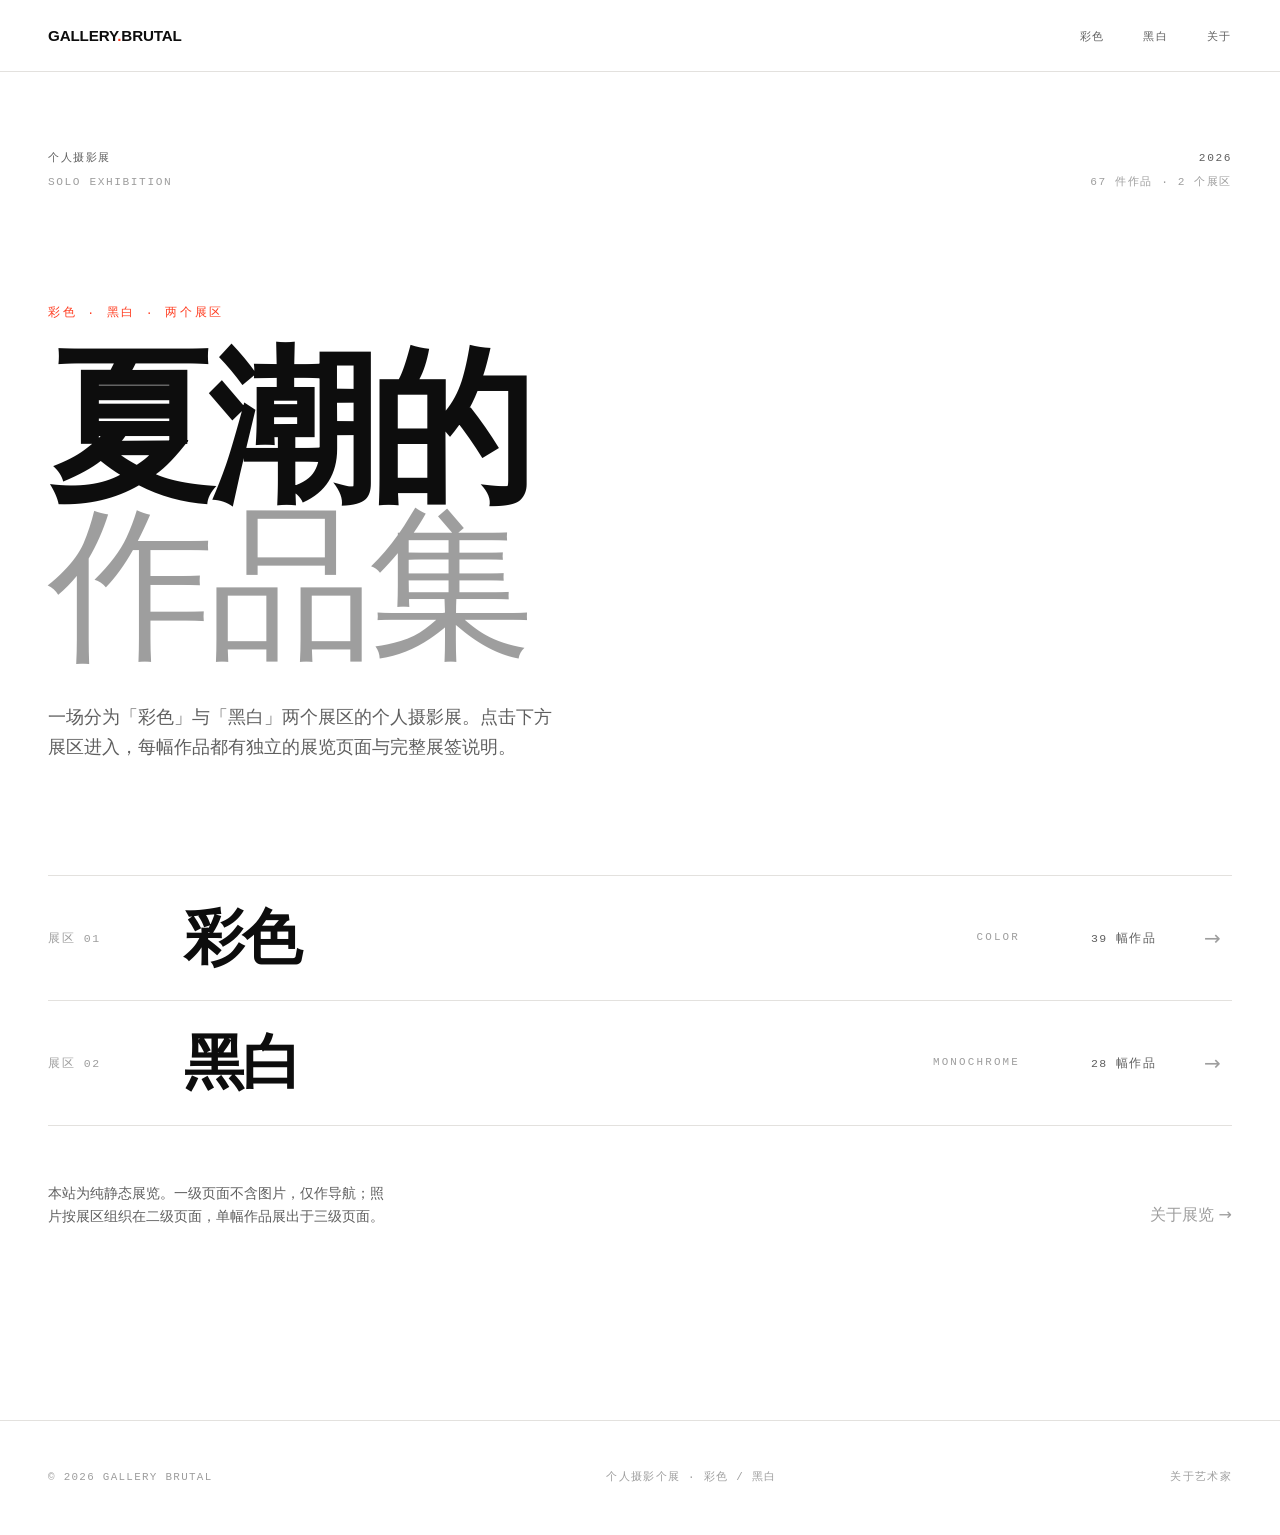
<file: index.html>
<!DOCTYPE html>
<html lang="zh-CN">
<head>
  <meta charset="UTF-8" />
  <meta name="viewport" content="width=device-width, initial-scale=1.0" />
  <title>GALLERY BRUTAL — 个人摄影展</title>
  <meta name="description" content="个人摄影展览 · 彩色与黑白两个展区" />
  <link rel="stylesheet" href="assets/css/style.css?v=2" />
  <link rel="stylesheet" href="assets/css/index.css?v=2" />
</head>
<body>
  <nav class="site-nav">
    <a class="brand" href="index.html">GALLERY<span class="dot">.</span>BRUTAL</a>
    <ul class="nav-menu">
      <li><a href="color.html" data-transition>彩色</a></li>
      <li><a href="bw.html" data-transition>黑白</a></li>
      <li><a href="about.html" data-transition>关于</a></li>
    </ul>
  </nav>
  <main class="landing">
    <div class="landing-meta">
      <div class="landing-meta-col">
        <span class="mono">个人摄影展</span>
        <span class="mono dim">Solo Exhibition</span>
      </div>
      <div class="landing-meta-col right">
        <span class="mono">2026</span>
        <span class="mono dim" id="metaCount">—</span>
      </div>
    </div>
    <div class="landing-title">
      <span class="landing-kicker">彩色 · 黑白 · 两个展区</span>
      <h1 class="display display-jumbo reveal visible">夏潮的<br /><em>作品集</em></h1>
      <p class="landing-sub reveal visible">一场分为「彩色」与「黑白」两个展区的个人摄影展。点击下方展区进入，每幅作品都有独立的展览页面与完整展签说明。</p>
    </div>
    <div>
      <div class="entry-list">
        <a class="entry" href="color.html" data-transition>
          <span class="entry-num">展区 01</span>
          <span class="entry-name">彩色</span>
          <span class="entry-en">Color</span>
          <span class="entry-count" id="entryCountC">—</span>
          <span class="entry-arrow">→</span>
        </a>
        <a class="entry" href="bw.html" data-transition>
          <span class="entry-num">展区 02</span>
          <span class="entry-name">黑白</span>
          <span class="entry-en">Monochrome</span>
          <span class="entry-count" id="entryCountB">—</span>
          <span class="entry-arrow">→</span>
        </a>
      </div>
      <div class="landing-foot">
        <p class="note">本站为纯静态展览。一级页面不含图片，仅作导航；照片按展区组织在二级页面，单幅作品展出于三级页面。</p>
        <a class="text-link" href="about.html" data-transition>关于展览 →</a>
      </div>
    </div>
  </main>
  <footer class="site-footer">
    <span>© 2026 GALLERY BRUTAL</span>
    <span>个人摄影个展 · 彩色 / 黑白</span>
    <a href="about.html" data-transition>关于艺术家</a>
  </footer>
  <script src="data/pieces.js?v=2"></script>
  <script src="assets/js/main.js?v=2"></script>
  <script>
    (function () {
      const c = getPiecesByGroup('c').length;
      const b = getPiecesByGroup('b').length;
      const total = c + b;
      document.getElementById('metaCount').textContent = total + ' 件作品 · 2 个展区';
      document.getElementById('entryCountC').textContent = c + ' 幅作品';
      document.getElementById('entryCountB').textContent = b + ' 幅作品';
    })();
  </script>
</body>
</html>
</file>
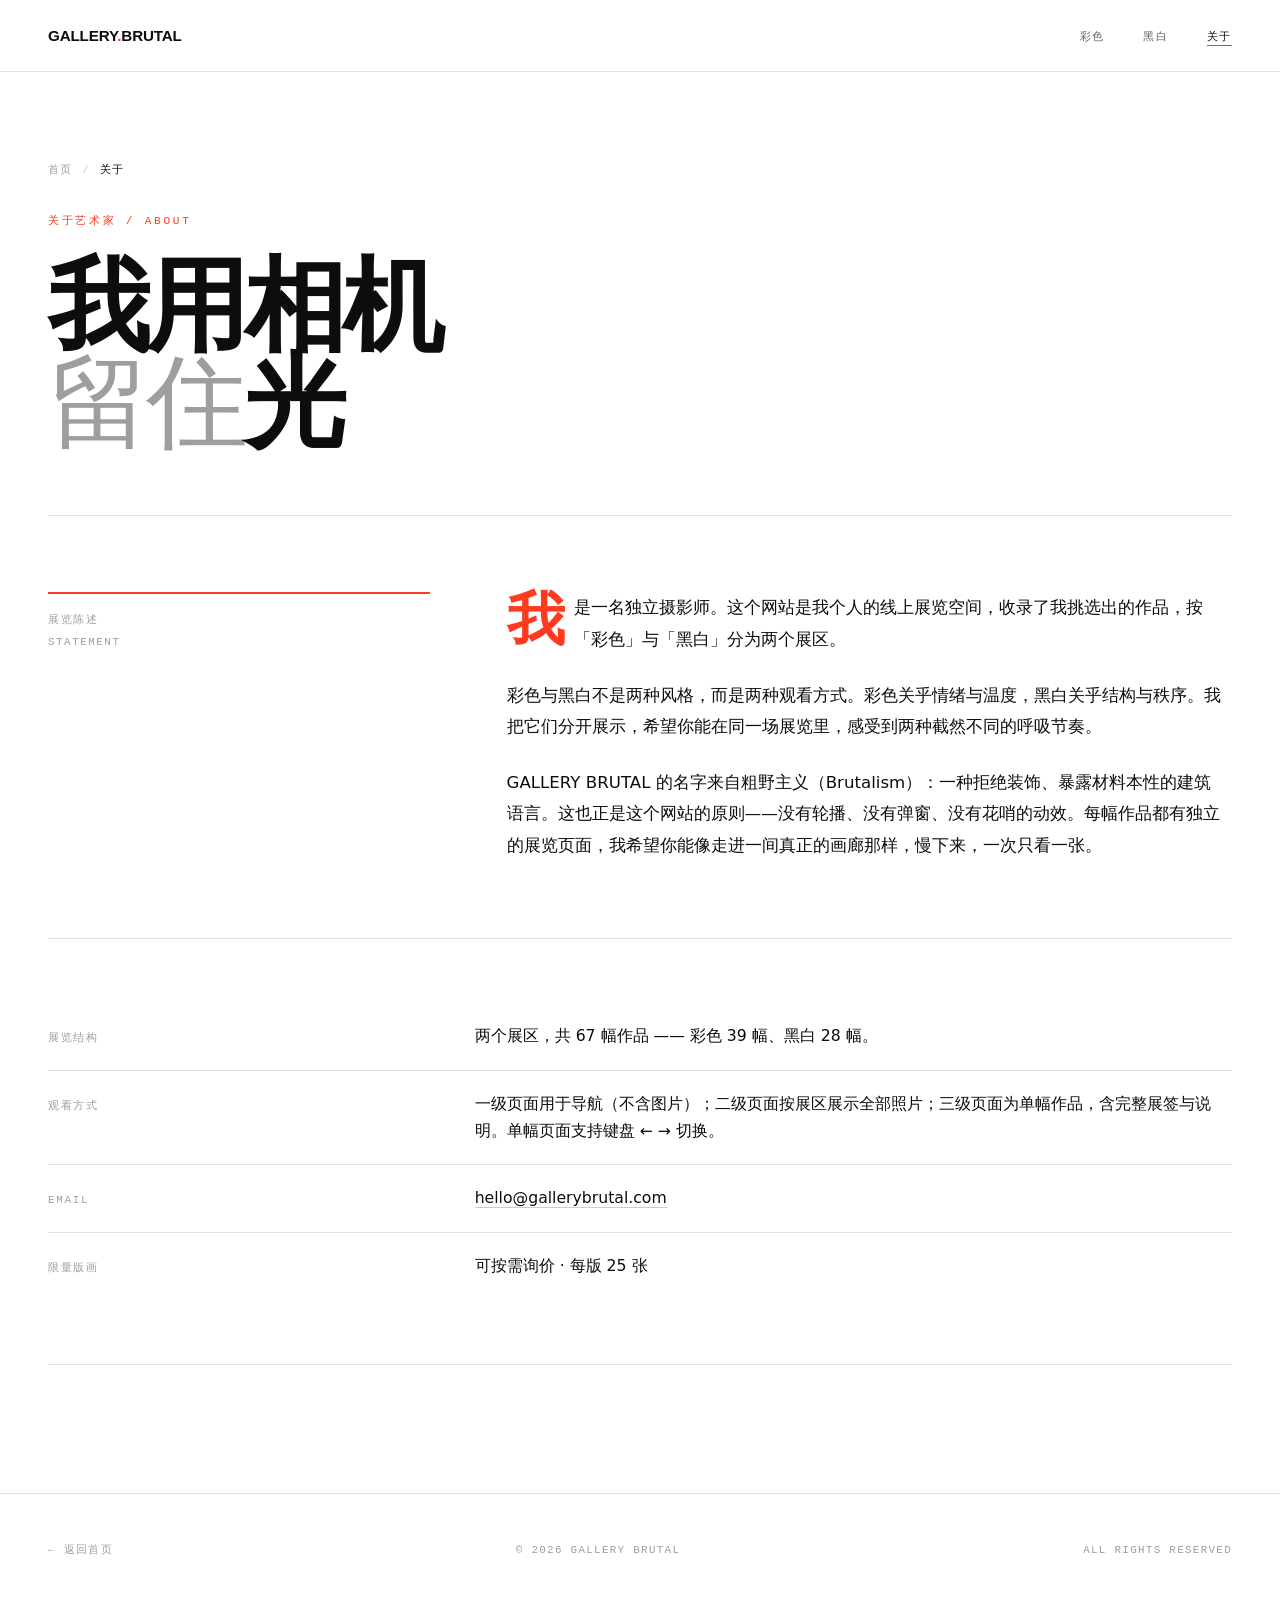
<file: about.html>
<!DOCTYPE html>
<html lang="zh-CN">
<head>
  <meta charset="UTF-8" />
  <meta name="viewport" content="width=device-width, initial-scale=1.0" />
  <title>关于 — GALLERY BRUTAL</title>
  <meta name="description" content="关于艺术家与本次展览" />
  <link rel="stylesheet" href="assets/css/style.css?v=2" />
  <link rel="stylesheet" href="assets/css/about.css?v=2" />
</head>
<body>
  <nav class="site-nav">
    <a class="brand" href="index.html">GALLERY<span class="dot">.</span>BRUTAL</a>
    <ul class="nav-menu">
      <li><a href="color.html" data-transition>彩色</a></li>
      <li><a href="bw.html" data-transition>黑白</a></li>
      <li><a href="about.html" class="is-active">关于</a></li>
    </ul>
  </nav>
  <main class="about-page">
    <header class="about-hero">
      <nav class="crumbs" style="margin-bottom:2rem;">
        <a href="index.html" data-transition>首页</a>
        <span class="sep">/</span>
        <span class="current">关于</span>
      </nav>
      <div class="about-kicker">关于艺术家 / About</div>
      <h1 class="display">我用相机<br /><em>留住</em>光</h1>
    </header>
    <section class="about-lede">
      <aside class="aside">展览陈述<br />Statement</aside>
      <div class="body reveal">
        <p>我是一名独立摄影师。这个网站是我个人的线上展览空间，收录了我挑选出的作品，按「彩色」与「黑白」分为两个展区。</p>
        <p>彩色与黑白不是两种风格，而是两种观看方式。彩色关乎情绪与温度，黑白关乎结构与秩序。我把它们分开展示，希望你能在同一场展览里，感受到两种截然不同的呼吸节奏。</p>
        <p>GALLERY BRUTAL 的名字来自粗野主义（Brutalism）：一种拒绝装饰、暴露材料本性的建筑语言。这也正是这个网站的原则——没有轮播、没有弹窗、没有花哨的动效。每幅作品都有独立的展览页面，我希望你能像走进一间真正的画廊那样，慢下来，一次只看一张。</p>
      </div>
    </section>
    <section class="stat-table">
      <div class="stat-row">
        <div class="stat-key">展览结构</div>
        <div class="stat-val" id="statStructure">—</div>
      </div>
      <div class="stat-row">
        <div class="stat-key">观看方式</div>
        <div class="stat-val">一级页面用于导航（不含图片）；二级页面按展区展示全部照片；三级页面为单幅作品，含完整展签与说明。单幅页面支持键盘 ← → 切换。</div>
      </div>
      <div class="stat-row">
        <div class="stat-key">Email</div>
        <div class="stat-val"><a href="mailto:hello@gallerybrutal.com">hello@gallerybrutal.com</a></div>
      </div>
      <div class="stat-row">
        <div class="stat-key">限量版画</div>
        <div class="stat-val">可按需询价 · 每版 25 张</div>
      </div>
    </section>
  </main>
  <footer class="site-footer">
    <a href="index.html" data-transition>← 返回首页</a>
    <span>© 2026 GALLERY BRUTAL</span>
    <span>All rights reserved</span>
  </footer>
  <script src="data/pieces.js?v=2"></script>
  <script src="assets/js/main.js?v=2"></script>
  <script>
    (function () {
      const c = getPiecesByGroup('c').length;
      const b = getPiecesByGroup('b').length;
      document.getElementById('statStructure').innerHTML = '两个展区，共 ' + (c + b) + ' 幅作品 —— 彩色 ' + c + ' 幅、黑白 ' + b + ' 幅。';
    })();
  </script>
</body>
</html>
</file>
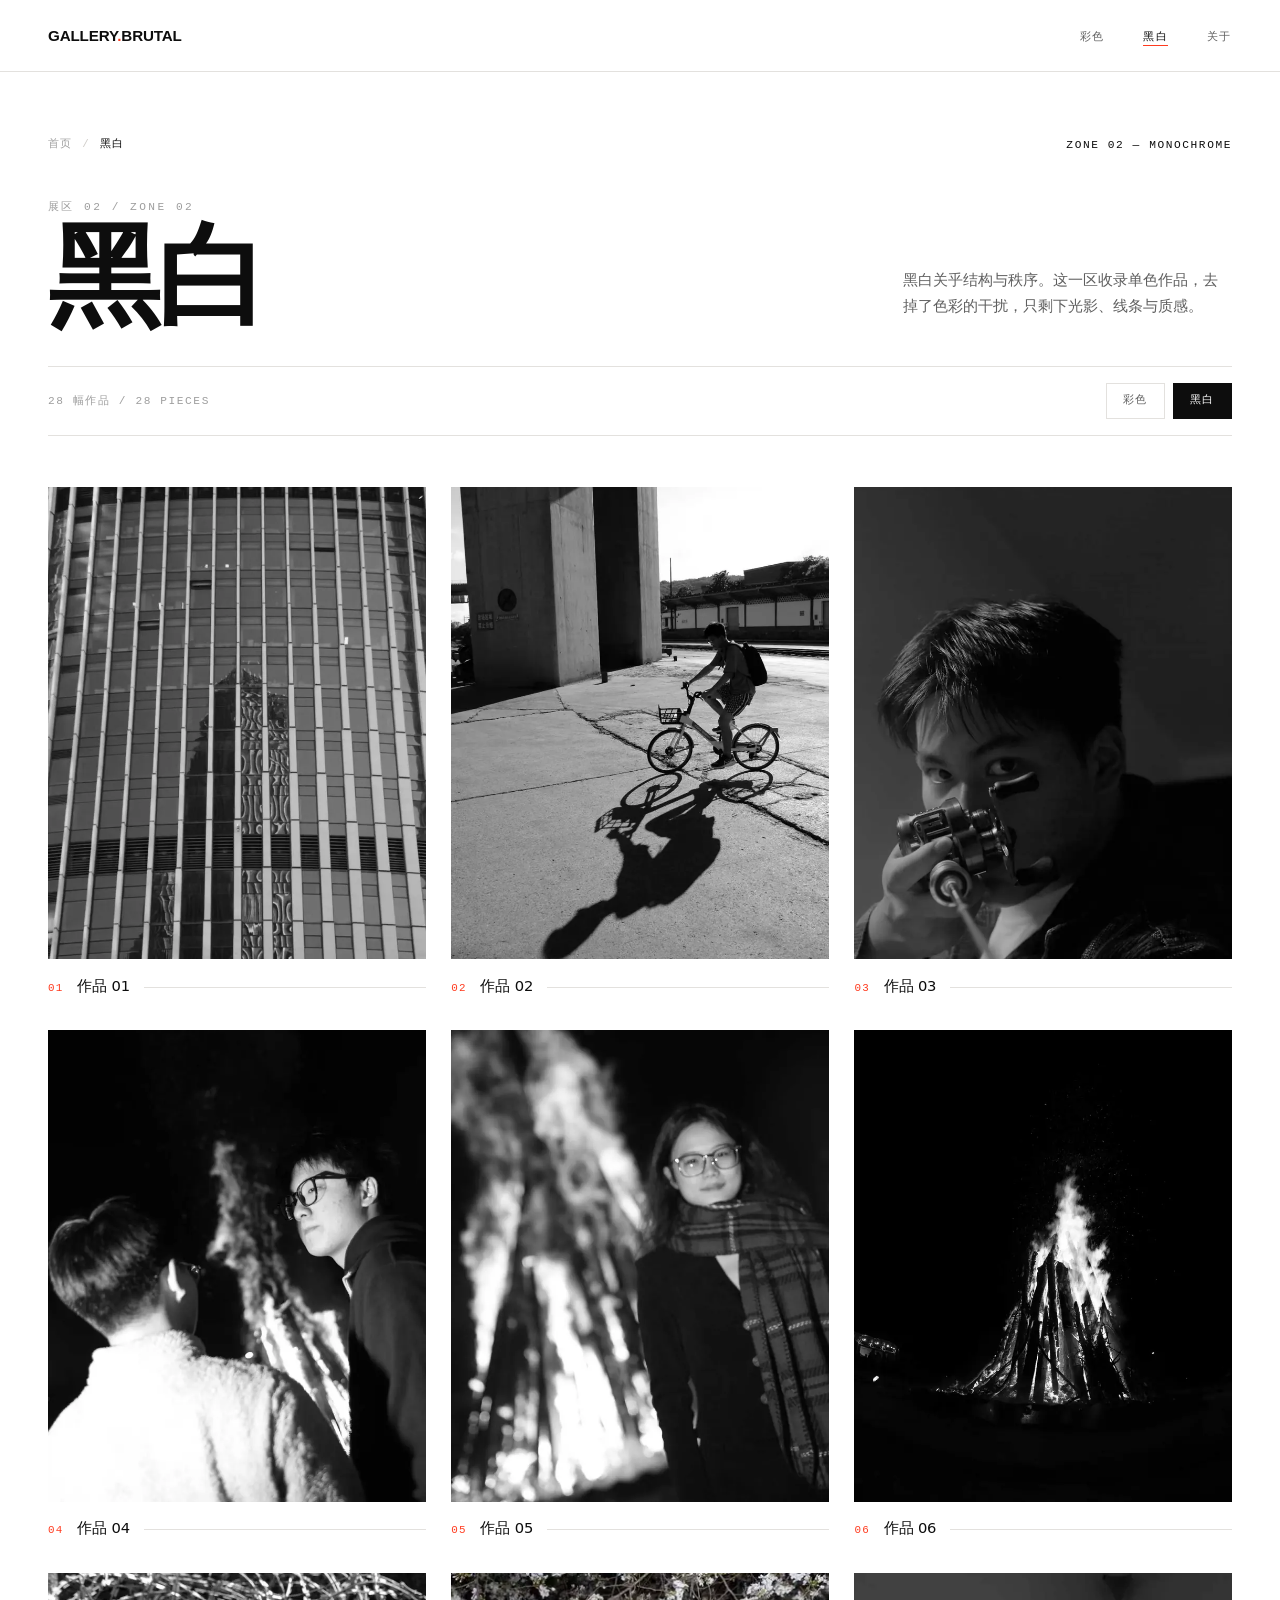
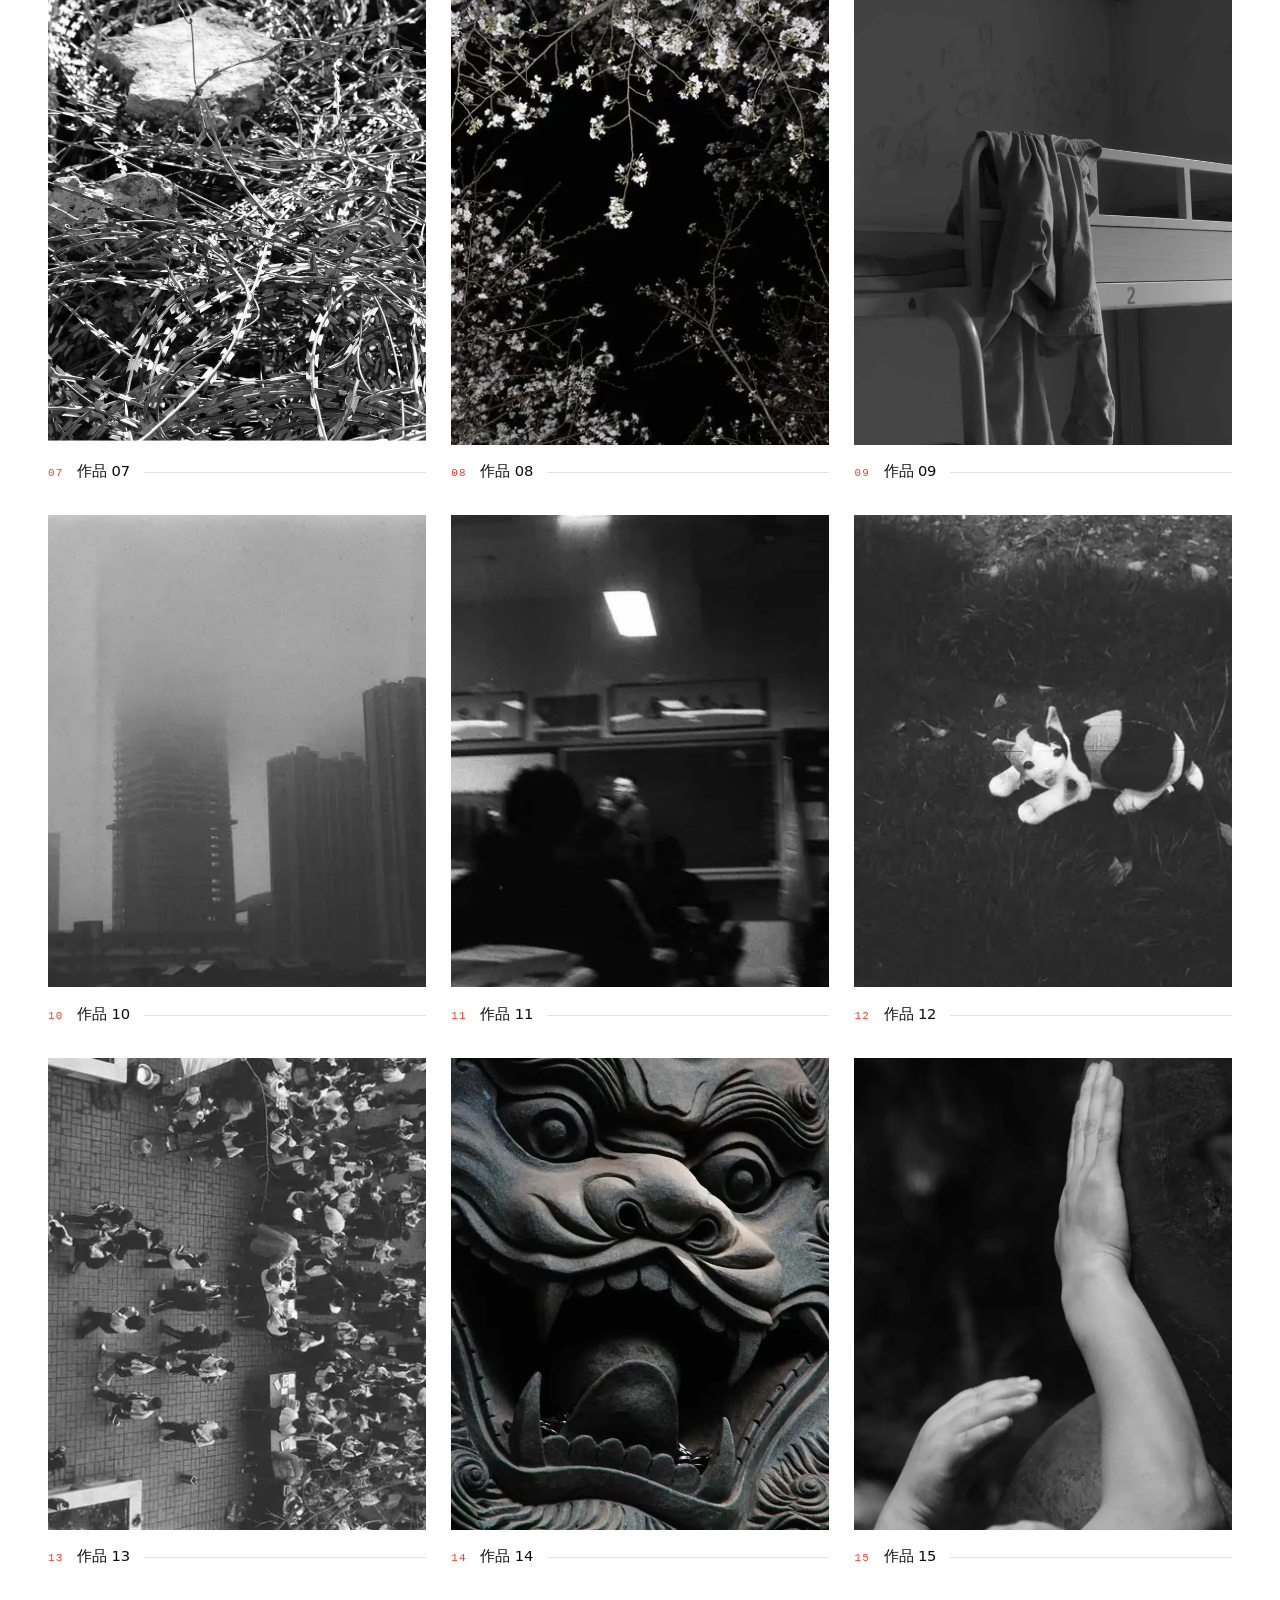
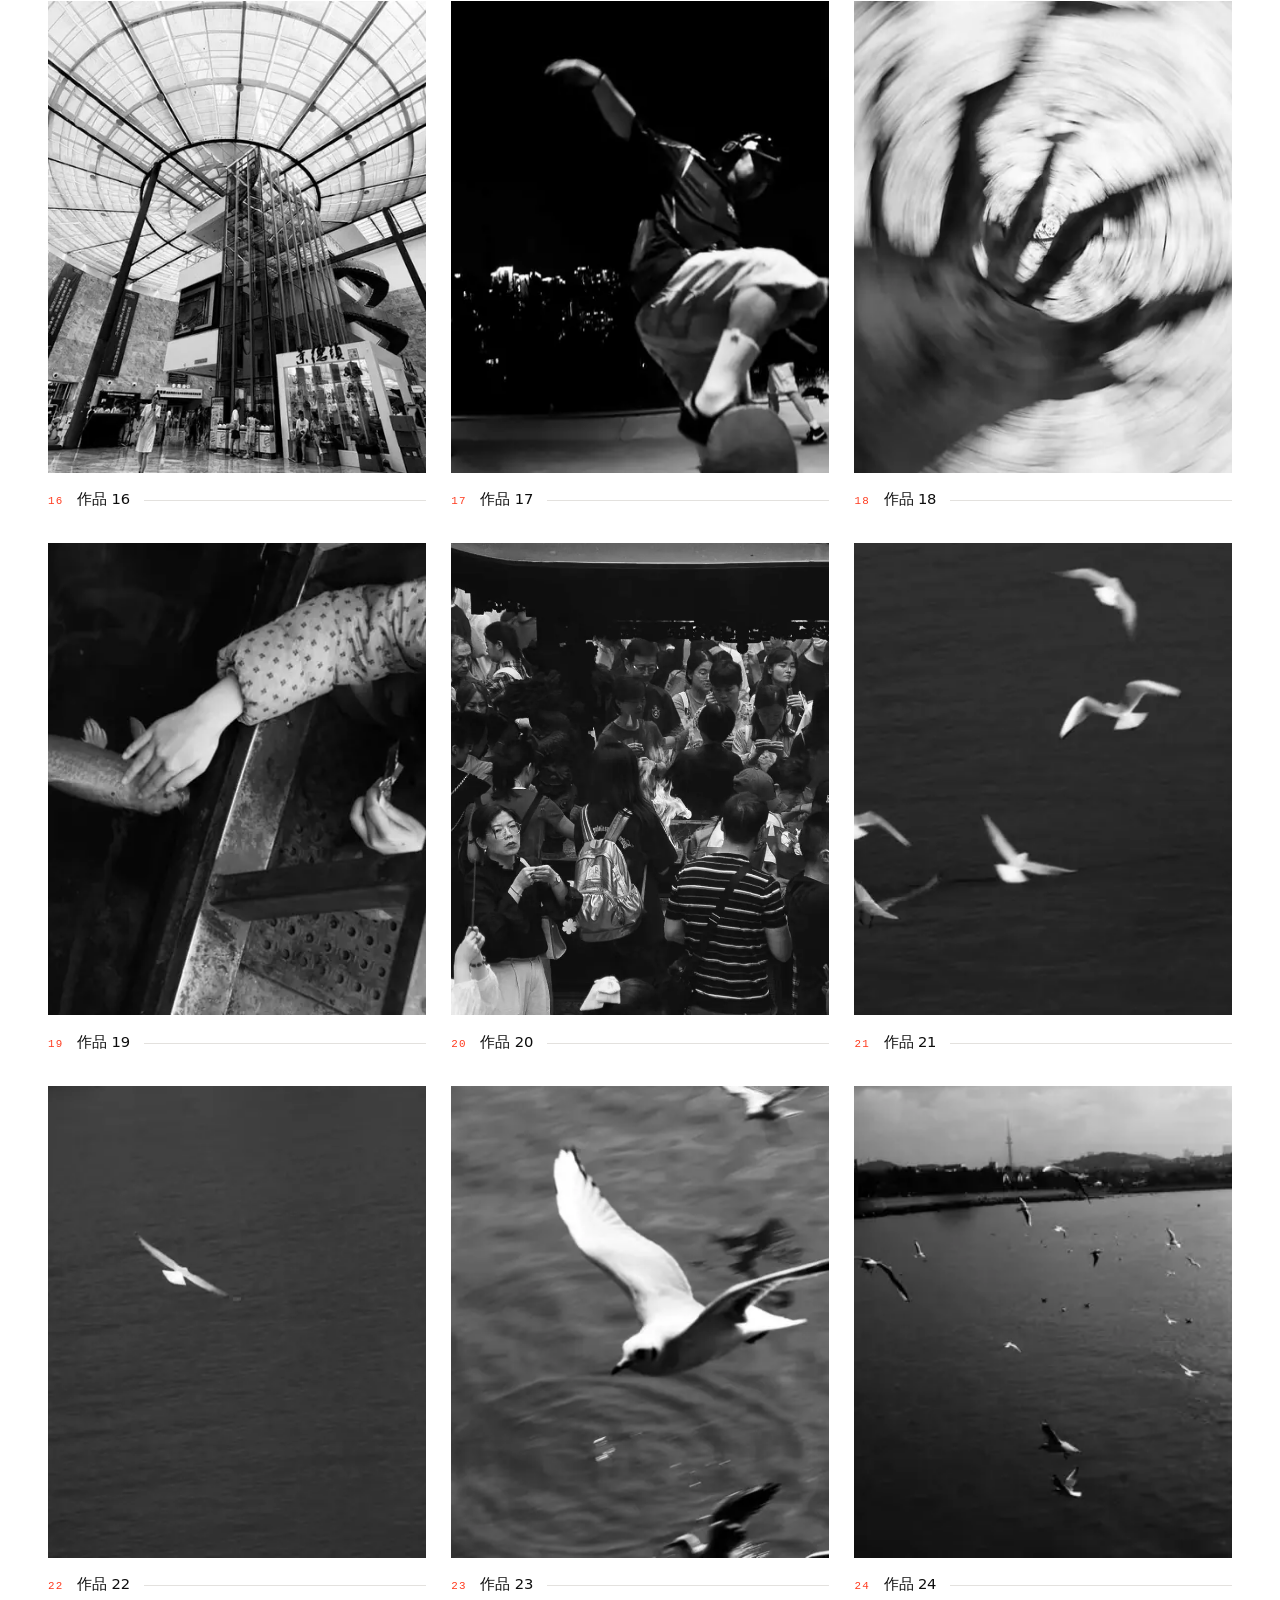
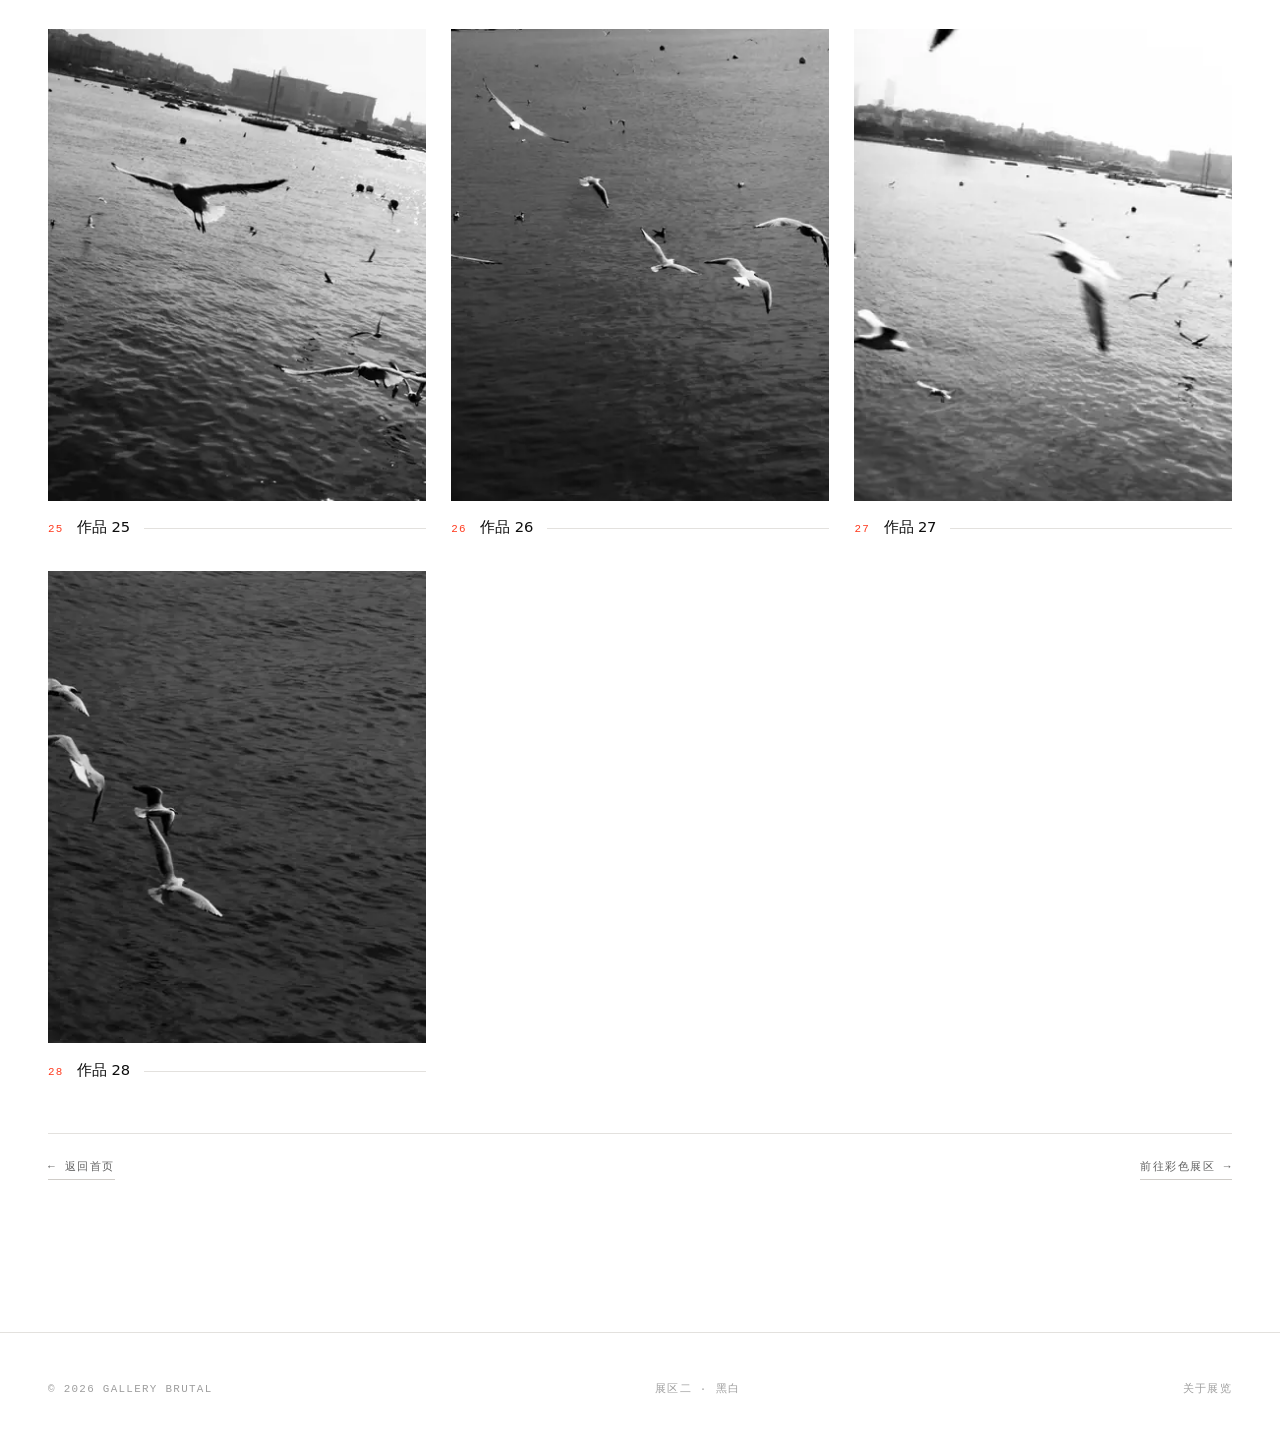
<file: bw.html>
<!DOCTYPE html>
<html lang="zh-CN">
<head>
  <meta charset="UTF-8" />
  <meta name="viewport" content="width=device-width, initial-scale=1.0" />
  <title>黑白展区 — GALLERY BRUTAL</title>
  <meta name="description" content="个人摄影展 · 展区二 黑白" />
  <link rel="stylesheet" href="assets/css/style.css?v=2" />
  <link rel="stylesheet" href="assets/css/zone.css?v=2" />
</head>
<body>
  <nav class="site-nav">
    <a class="brand" href="index.html">GALLERY<span class="dot">.</span>BRUTAL</a>
    <ul class="nav-menu">
      <li><a href="color.html" data-transition>彩色</a></li>
      <li><a href="bw.html" class="is-active">黑白</a></li>
      <li><a href="about.html" data-transition>关于</a></li>
    </ul>
  </nav>
  <main class="zone-page">
    <header class="zone-header">
      <div class="zone-header-top">
        <nav class="crumbs">
          <a href="index.html" data-transition>首页</a>
          <span class="sep">/</span>
          <span class="current">黑白</span>
        </nav>
        <span class="mono">ZONE 02 — MONOCHROME</span>
      </div>
      <div class="zone-title-row">
        <h1 class="zone-title"><small>展区 02 / ZONE 02</small>黑白</h1>
        <p class="zone-intro">黑白关乎结构与秩序。这一区收录单色作品，去掉了色彩的干扰，只剩下光影、线条与质感。</p>
      </div>
    </header>
    <div class="zone-tools">
      <span class="zone-count" id="zoneCount">—</span>
      <div class="zone-switch">
        <a href="color.html" data-transition>彩色</a>
        <a href="bw.html" class="is-active">黑白</a>
      </div>
    </div>
    <div class="photo-grid" id="photoGrid"></div>
    <div class="zone-foot">
      <a class="text-link" href="index.html" data-transition>← 返回首页</a>
      <a class="text-link" href="color.html" data-transition>前往彩色展区 →</a>
    </div>
  </main>
  <footer class="site-footer">
    <span>© 2026 GALLERY BRUTAL</span>
    <span>展区二 · 黑白</span>
    <a href="about.html" data-transition>关于展览</a>
  </footer>
  <script src="data/pieces.js?v=2"></script>
  <script src="assets/js/main.js?v=2"></script>
  <script>
    (function () {
      const pieces = getPiecesByGroup('b');
      document.getElementById('zoneCount').textContent = pieces.length + ' 幅作品 / ' + pieces.length + ' PIECES';
      const grid = document.getElementById('photoGrid');
      grid.innerHTML = pieces.map(function(p, i) {
        const eager = i < 3;
        return '<article class="photo-card reveal" style="transition-delay:' + (i % 3) * 0.06 + 's"><a class="photo-card-link" href="piece.html?id=' + p.id + '" data-transition><div class="photo-frame"><img data-src="' + p.thumb + '|' + p.jpg + '" alt="' + p.title + '" width="' + p.tw + '" height="' + p.th + '" ' + (eager ? 'loading="eager" fetchpriority="high"' : 'loading="lazy"') + ' decoding="async" /></div><div class="photo-caption"><span class="photo-num">' + p.num + '</span><span class="photo-name">' + p.title + '</span><span class="photo-rule"></span></div></a></article>';
      }).join('');
      hydrateImages(grid);
      initScrollReveal();
    })();
  </script>
</body>
</html>
</file>
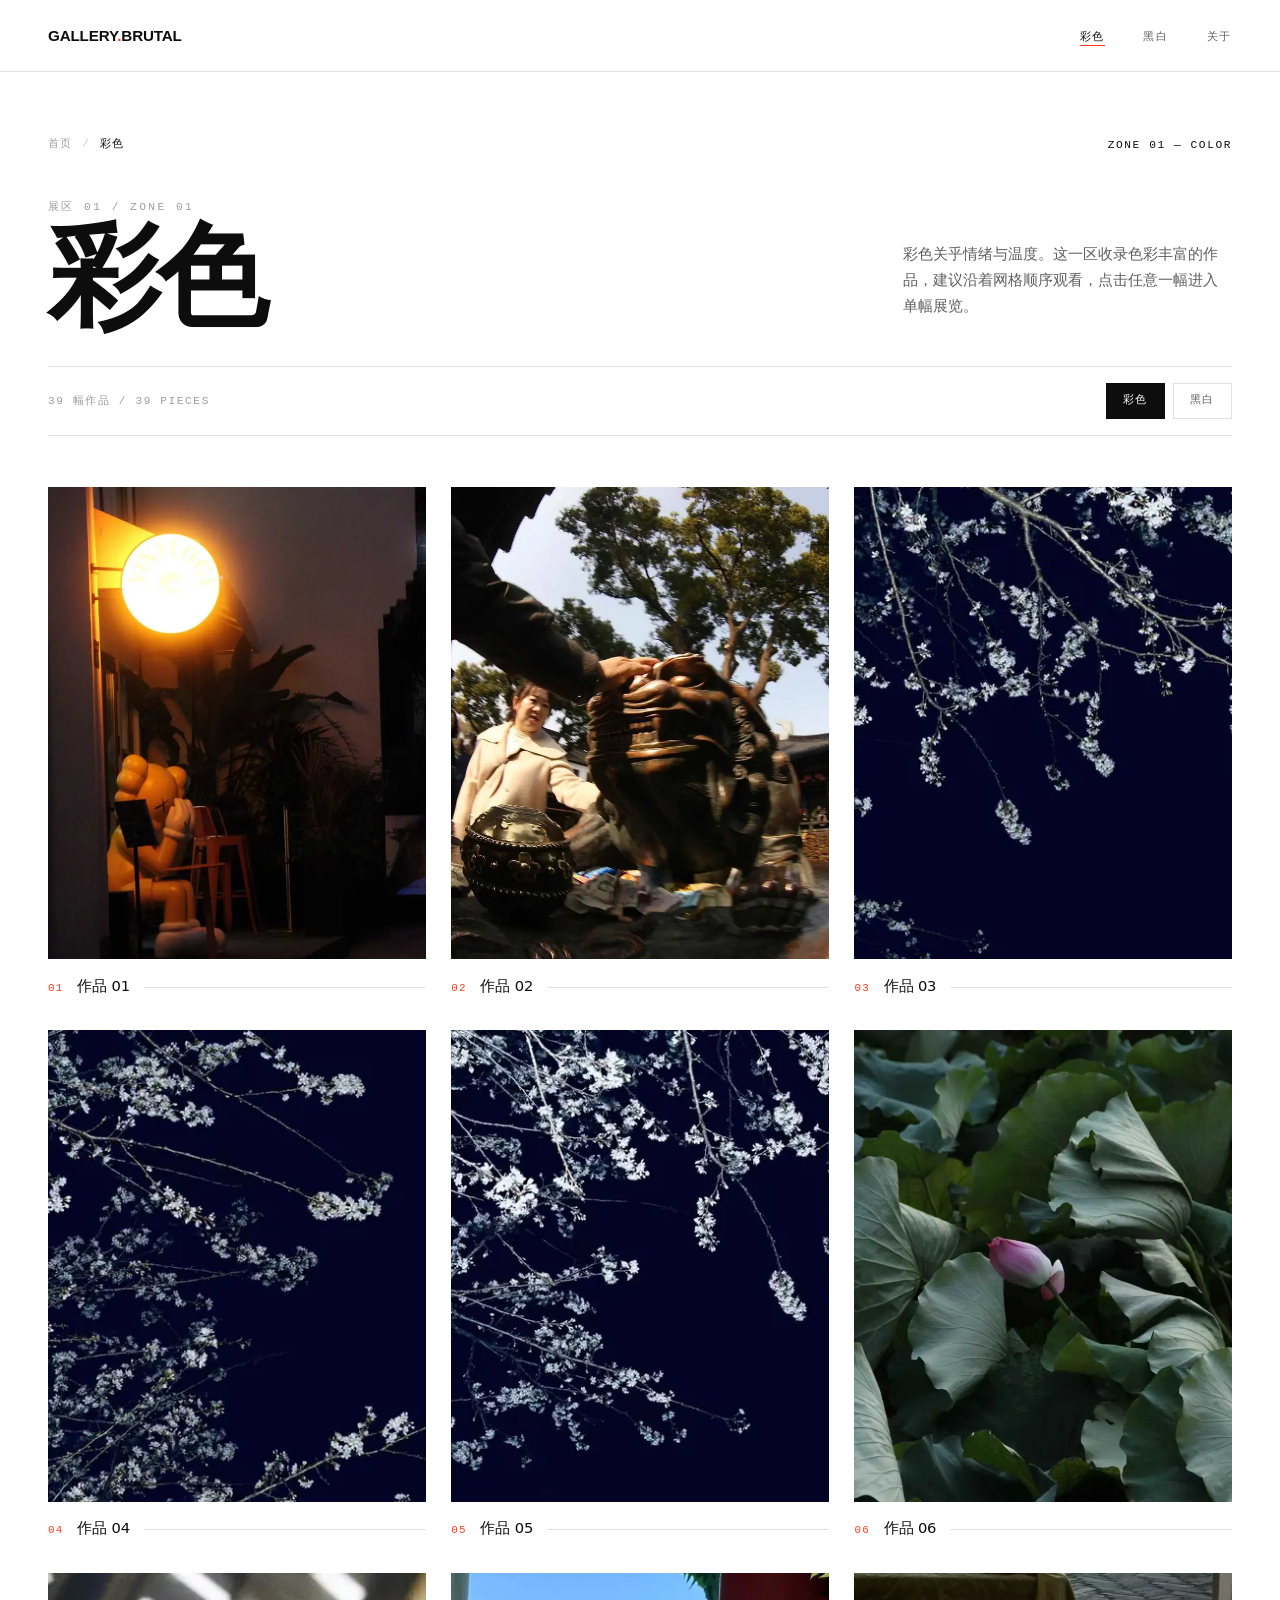
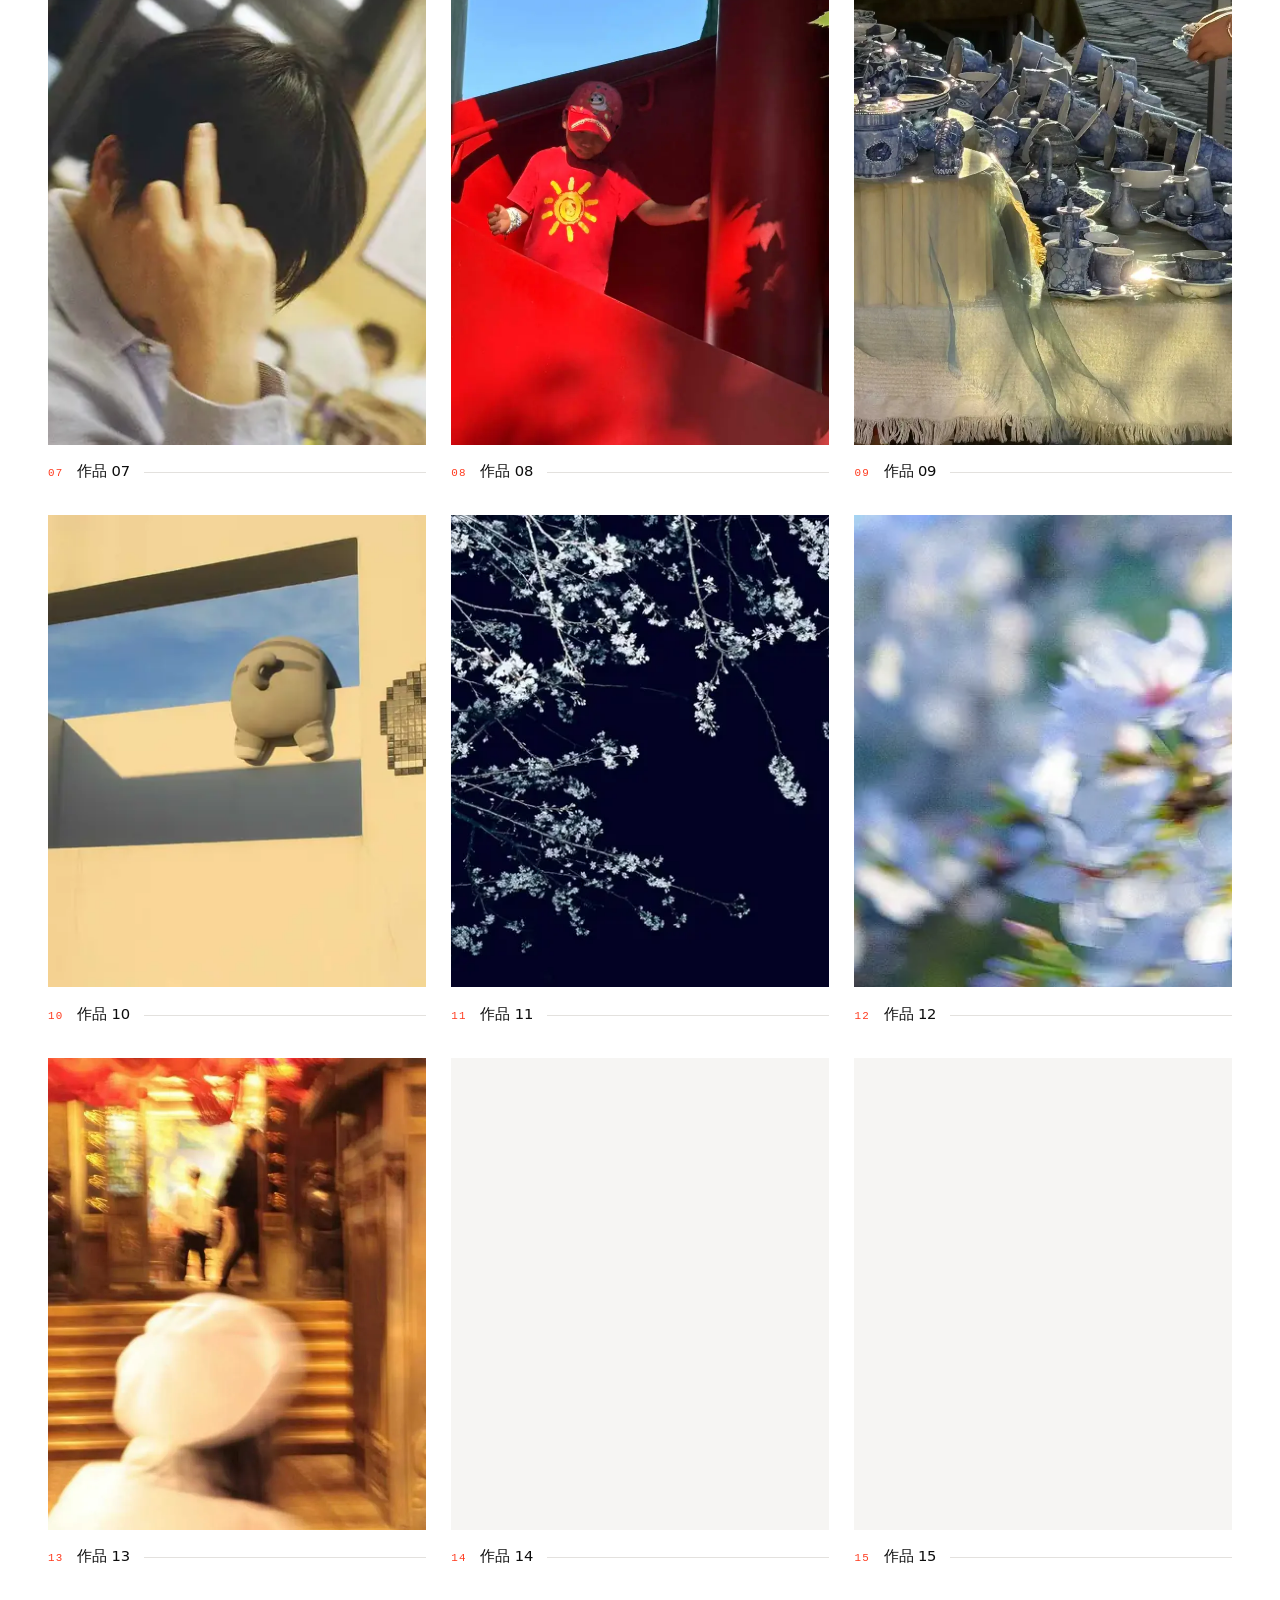
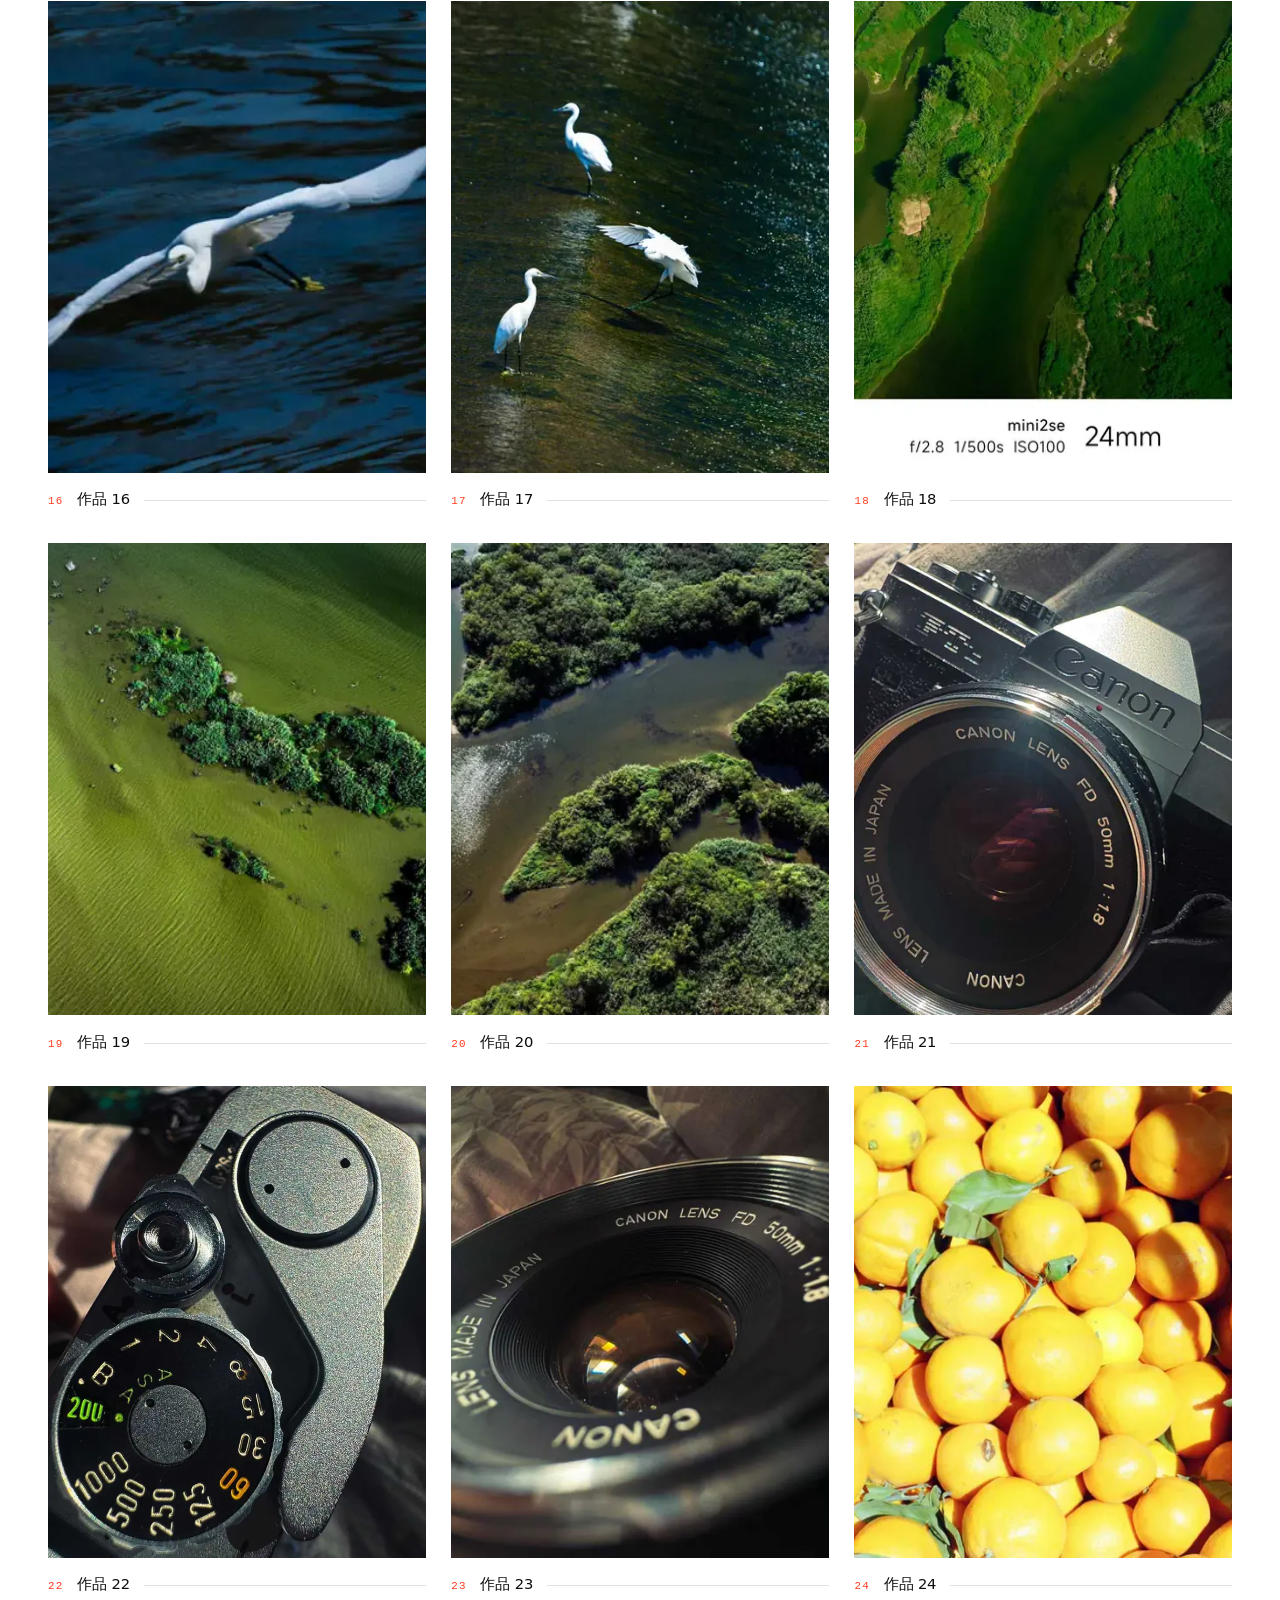
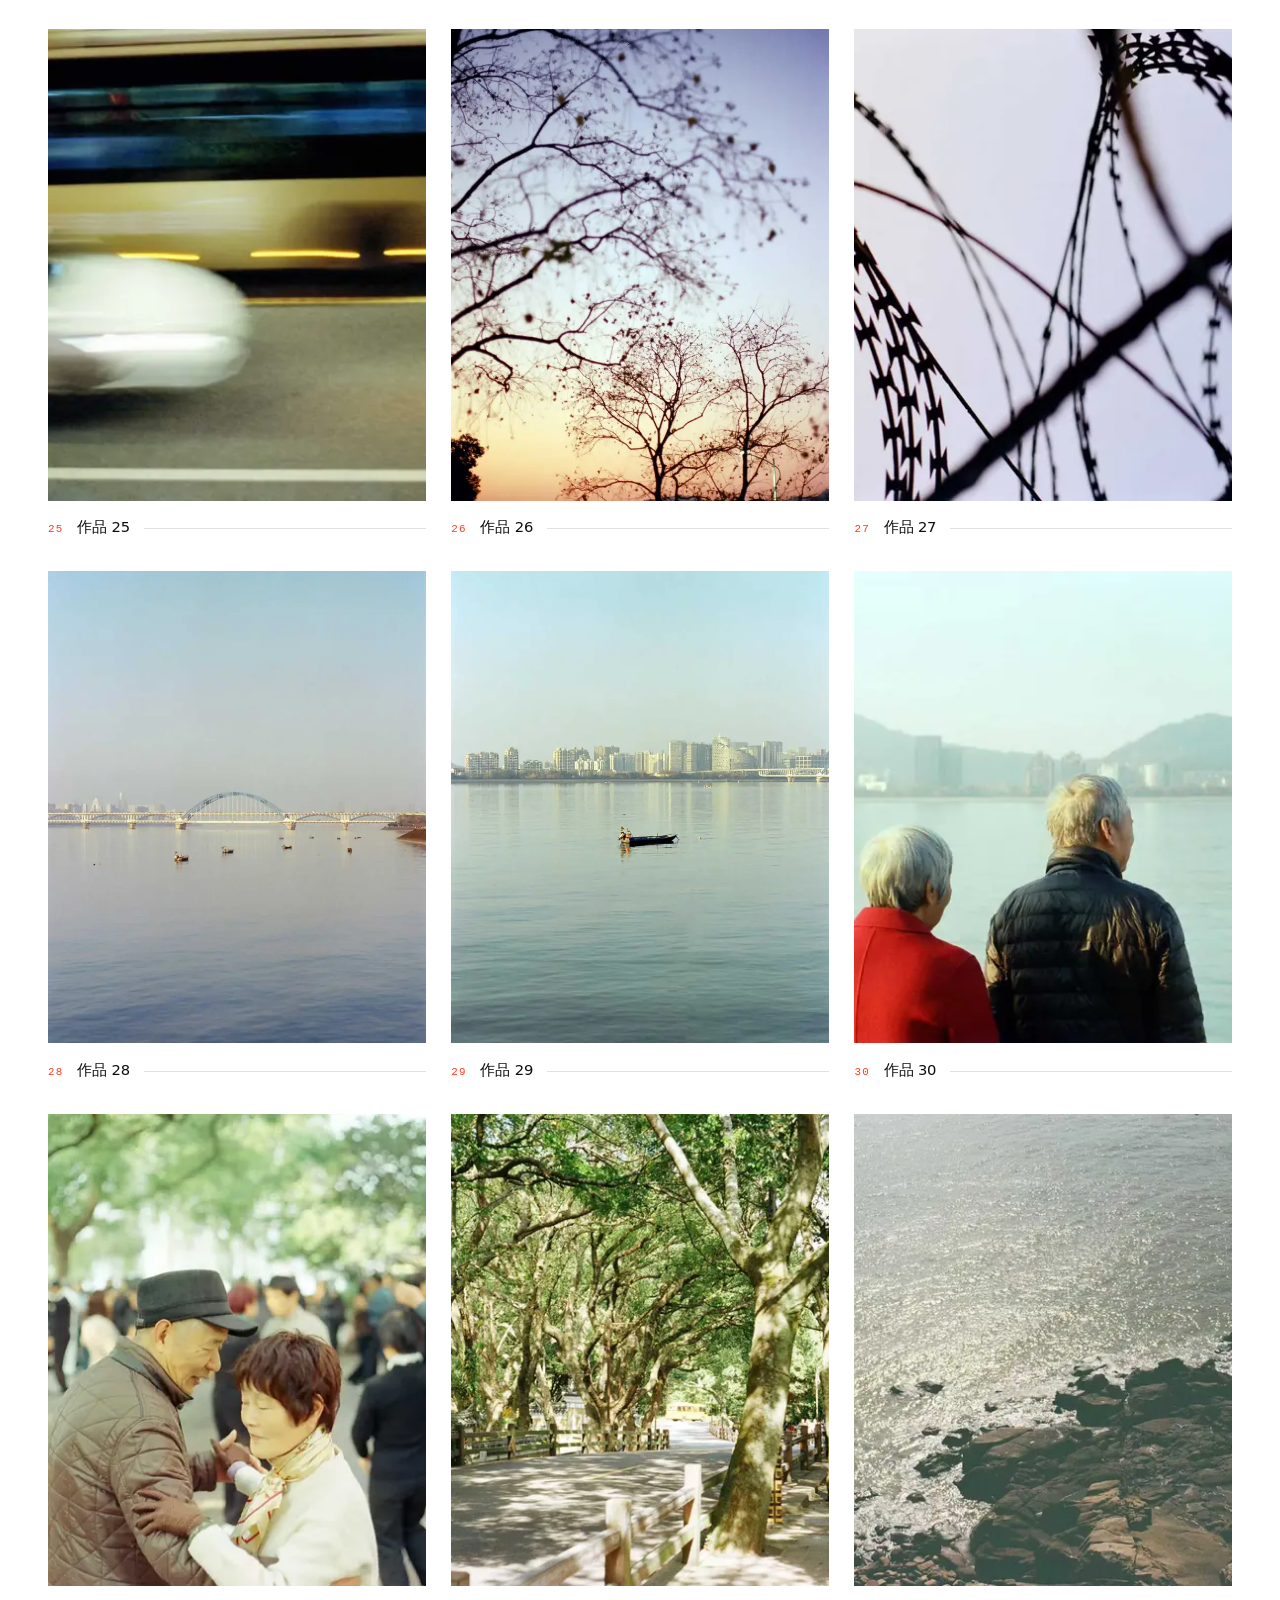
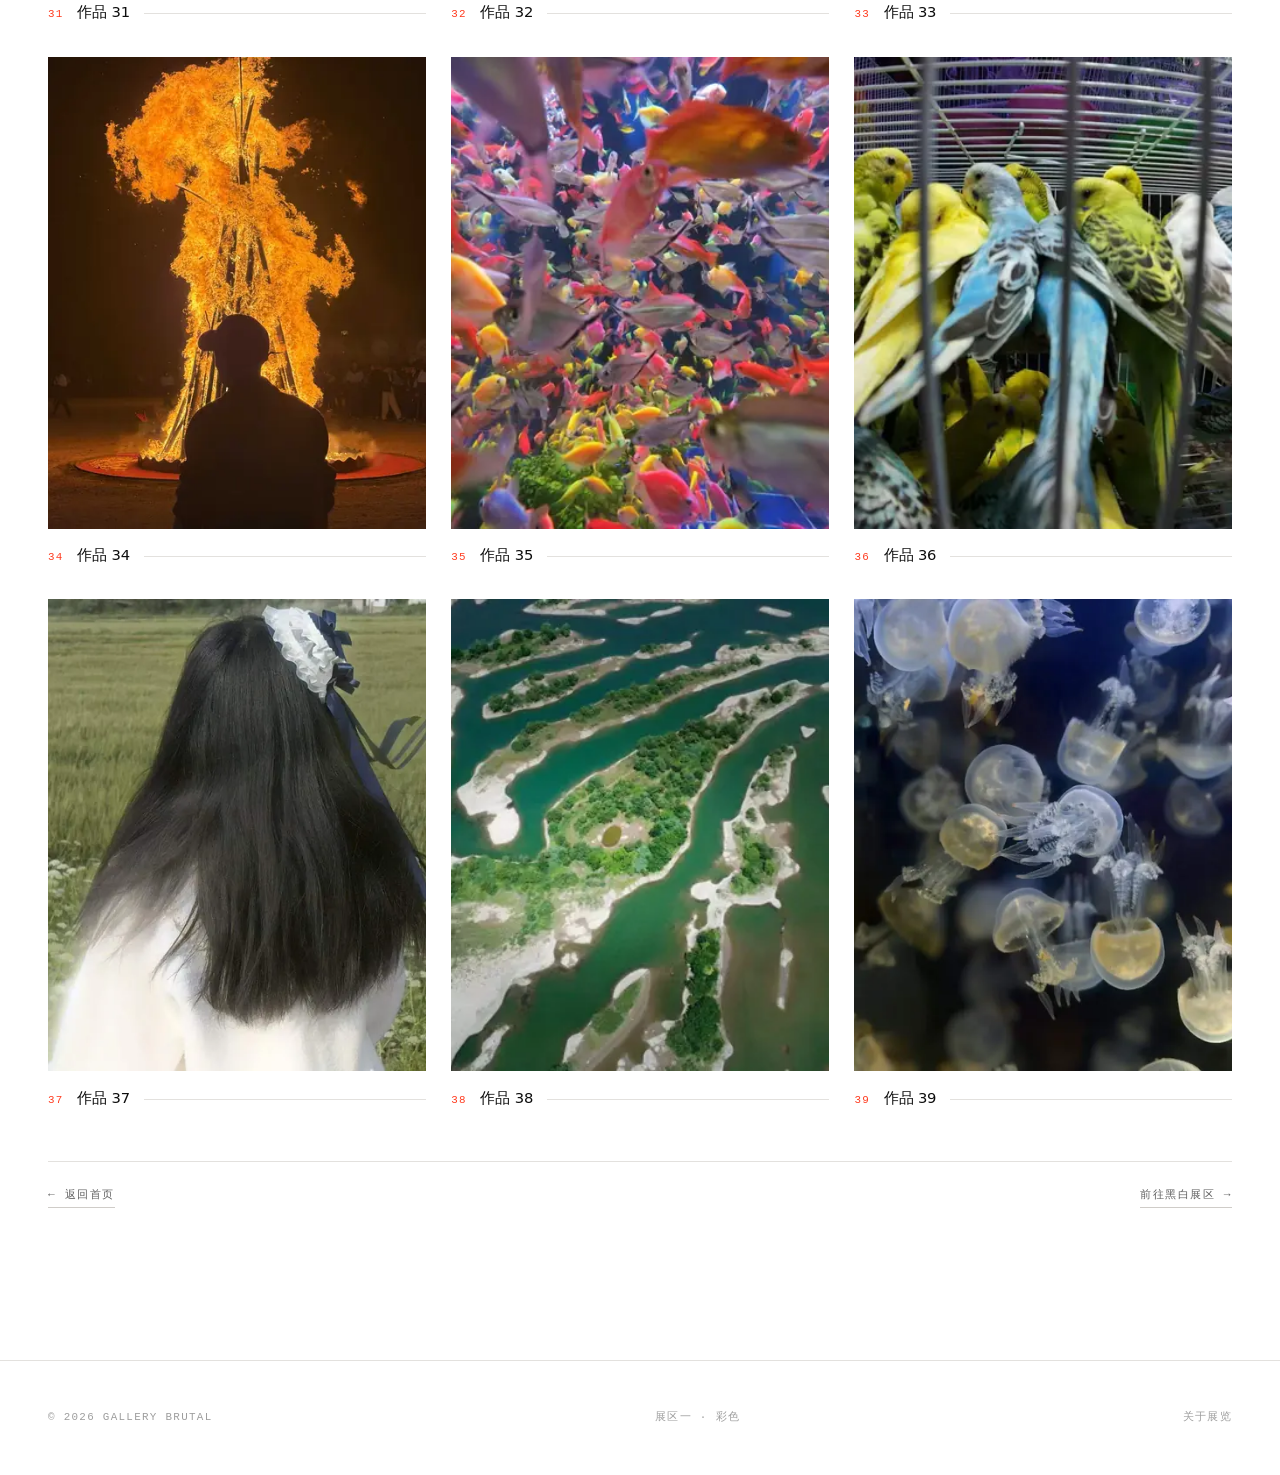
<file: color.html>
<!DOCTYPE html>
<html lang="zh-CN">
<head>
  <meta charset="UTF-8" />
  <meta name="viewport" content="width=device-width, initial-scale=1.0" />
  <title>彩色展区 — GALLERY BRUTAL</title>
  <meta name="description" content="个人摄影展 · 展区一 彩色" />
  <link rel="stylesheet" href="assets/css/style.css?v=2" />
  <link rel="stylesheet" href="assets/css/zone.css?v=2" />
</head>
<body>
  <nav class="site-nav">
    <a class="brand" href="index.html">GALLERY<span class="dot">.</span>BRUTAL</a>
    <ul class="nav-menu">
      <li><a href="color.html" class="is-active">彩色</a></li>
      <li><a href="bw.html" data-transition>黑白</a></li>
      <li><a href="about.html" data-transition>关于</a></li>
    </ul>
  </nav>
  <main class="zone-page">
    <header class="zone-header">
      <div class="zone-header-top">
        <nav class="crumbs">
          <a href="index.html" data-transition>首页</a>
          <span class="sep">/</span>
          <span class="current">彩色</span>
        </nav>
        <span class="mono">ZONE 01 — COLOR</span>
      </div>
      <div class="zone-title-row">
        <h1 class="zone-title"><small>展区 01 / ZONE 01</small>彩色</h1>
        <p class="zone-intro">彩色关乎情绪与温度。这一区收录色彩丰富的作品，建议沿着网格顺序观看，点击任意一幅进入单幅展览。</p>
      </div>
    </header>
    <div class="zone-tools">
      <span class="zone-count" id="zoneCount">—</span>
      <div class="zone-switch">
        <a href="color.html" class="is-active">彩色</a>
        <a href="bw.html" data-transition>黑白</a>
      </div>
    </div>
    <div class="photo-grid" id="photoGrid"></div>
    <div class="zone-foot">
      <a class="text-link" href="index.html" data-transition>← 返回首页</a>
      <a class="text-link" href="bw.html" data-transition>前往黑白展区 →</a>
    </div>
  </main>
  <footer class="site-footer">
    <span>© 2026 GALLERY BRUTAL</span>
    <span>展区一 · 彩色</span>
    <a href="about.html" data-transition>关于展览</a>
  </footer>
  <script src="data/pieces.js?v=2"></script>
  <script src="assets/js/main.js?v=2"></script>
  <script>
    (function () {
      const pieces = getPiecesByGroup('c');
      document.getElementById('zoneCount').textContent = pieces.length + ' 幅作品 / ' + pieces.length + ' PIECES';
      const grid = document.getElementById('photoGrid');
      grid.innerHTML = pieces.map(function(p, i) {
        const eager = i < 3;
        return '<article class="photo-card reveal" style="transition-delay:' + (i % 3) * 0.06 + 's"><a class="photo-card-link" href="piece.html?id=' + p.id + '" data-transition><div class="photo-frame"><img data-src="' + p.thumb + '|' + p.jpg + '" alt="' + p.title + '" width="' + p.tw + '" height="' + p.th + '" ' + (eager ? 'loading="eager" fetchpriority="high"' : 'loading="lazy"') + ' decoding="async" /></div><div class="photo-caption"><span class="photo-num">' + p.num + '</span><span class="photo-name">' + p.title + '</span><span class="photo-rule"></span></div></a></article>';
      }).join('');
      hydrateImages(grid);
      initScrollReveal();
    })();
  </script>
</body>
</html>
</file>
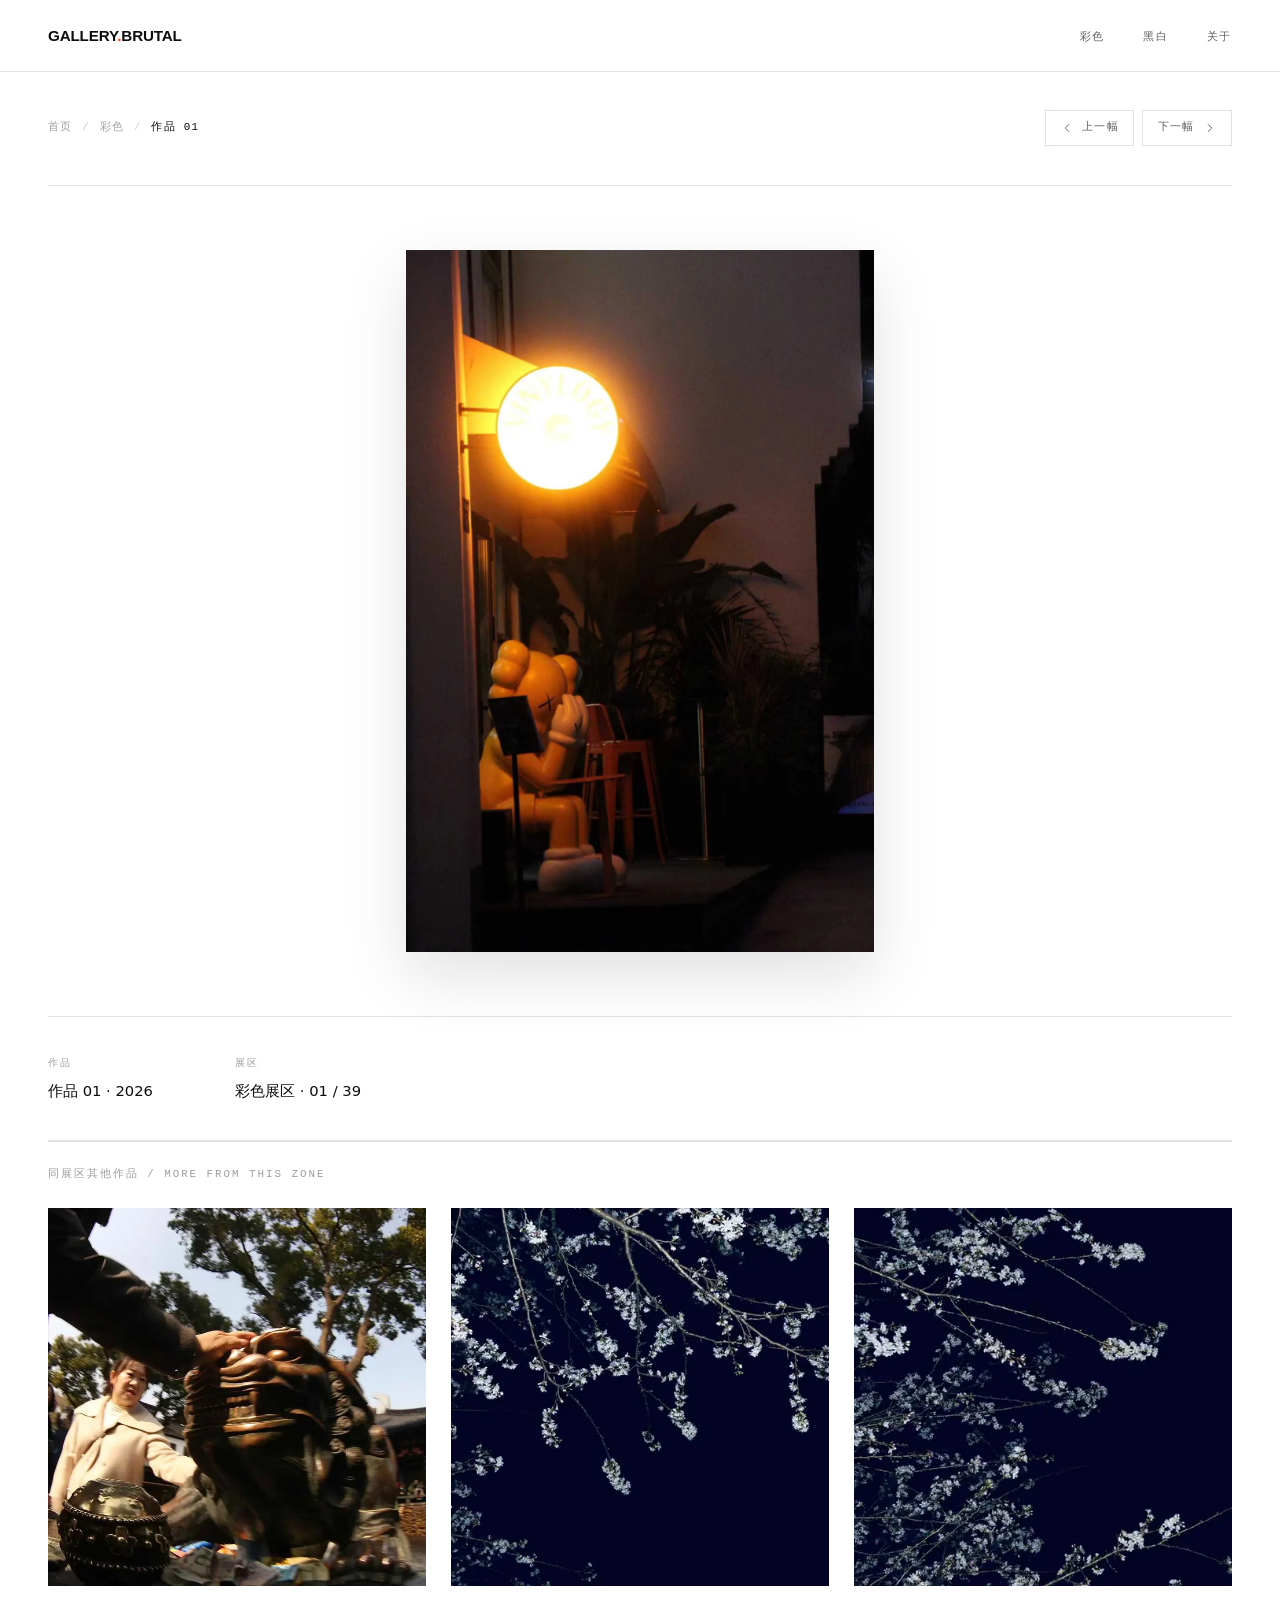
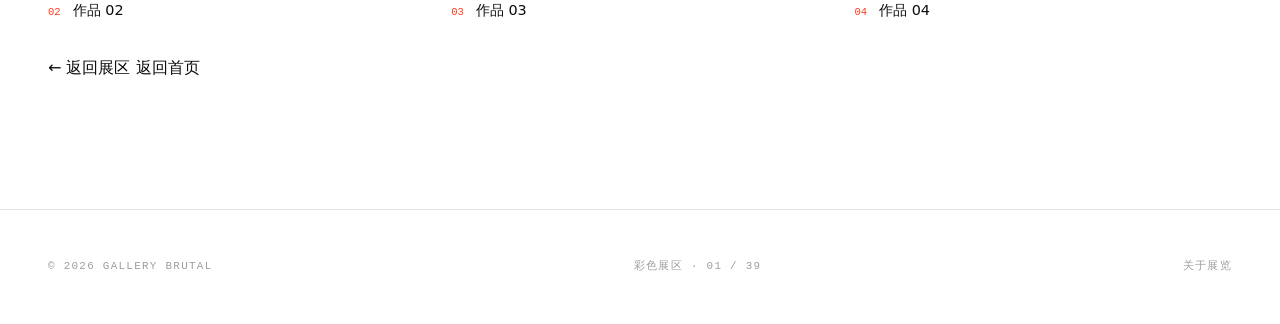
<file: piece.html>
<!DOCTYPE html>
<html lang="zh-CN">
<head>
  <meta charset="UTF-8" />
  <meta name="viewport" content="width=device-width, initial-scale=1.0" />
  <title>作品 — GALLERY BRUTAL</title>
  <meta name="description" content="单幅摄影作品展览" />
  <link rel="stylesheet" href="assets/css/style.css?v=2" />
  <link rel="stylesheet" href="assets/css/piece.css?v=2" />
</head>
<body>
  <nav class="site-nav">
    <a class="brand" href="index.html">GALLERY<span class="dot">.</span>BRUTAL</a>
    <ul class="nav-menu">
      <li><a href="color.html" data-transition>彩色</a></li>
      <li><a href="bw.html" data-transition>黑白</a></li>
      <li><a href="about.html" data-transition>关于</a></li>
    </ul>
  </nav>
  <main class="piece-page">
    <div class="piece-top">
      <nav class="crumbs">
        <a href="index.html" data-transition>首页</a>
        <span class="sep">/</span>
        <a id="crumbZone" href="color.html" data-transition>彩色</a>
        <span class="sep">/</span>
        <span class="current" id="crumbCurrent">作品 01</span>
      </nav>
      <div class="piece-navbtns">
        <button class="nav-btn" id="prevBtn" aria-label="上一幅">
          <svg viewBox="0 0 24 24" fill="none" stroke="currentColor" stroke-width="1.6"><path d="M15 18l-6-6 6-6" stroke-linecap="round" stroke-linejoin="round"/></svg>
          <span>上一幅</span>
        </button>
        <button class="nav-btn" id="nextBtn" aria-label="下一幅">
          <span>下一幅</span>
          <svg viewBox="0 0 24 24" fill="none" stroke="currentColor" stroke-width="1.6"><path d="M9 18l6-6-6-6" stroke-linecap="round" stroke-linejoin="round"/></svg>
        </button>
      </div>
    </div>
    <section class="piece-stage">
      <img id="pieceImage" alt="" />
    </section>
    <div class="piece-caption" id="pieceCaption"></div>
    <section class="piece-body" id="pieceBody">
      <aside class="piece-body-aside">
        <strong id="asideNum">01</strong>
        <span id="asideZone">彩色</span>
      </aside>
      <div class="piece-essay" id="pieceEssay"></div>
    </section>
    <div class="section-label">同展区其他作品 / MORE FROM THIS ZONE</div>
    <div class="more-grid" id="moreGrid"></div>
    <div class="zone-foot" style="margin-top:1rem;">
      <a class="text-link" id="backToZone" href="color.html" data-transition>← 返回展区</a>
      <a class="text-link" href="index.html" data-transition>返回首页</a>
    </div>
  </main>
  <footer class="site-footer">
    <span>© 2026 GALLERY BRUTAL</span>
    <span id="footZone">彩色</span>
    <a href="about.html" data-transition>关于展览</a>
  </footer>
  <script src="data/pieces.js?v=2"></script>
  <script src="assets/js/main.js?v=2"></script>
  <script>
    (function () {
      const params = new URLSearchParams(window.location.search);
      const id = params.get('id') || PIECES[0].id;
      let index = getPieceIndex(id);
      if (index === -1) index = 0;
      const piece = PIECES[index];
      const isBw = piece.group === 'b';
      const zoneName = isBw ? '黑白' : '彩色';
      const zoneFile = isBw ? 'bw.html' : 'color.html';
      const groupList = getPiecesByGroup(piece.group);
      const inGroup = groupList.findIndex(function(p) { return p.id === piece.id; });
      const groupTotal = String(groupList.length).padStart(2, '0');
      document.title = piece.title + ' — ' + zoneName + '展区 — GALLERY BRUTAL';
      document.getElementById('crumbZone').textContent = zoneName;
      document.getElementById('crumbZone').href = zoneFile;
      document.getElementById('crumbCurrent').textContent = piece.title;
      const stageImg = document.getElementById('pieceImage');
      stageImg.alt = piece.title;
      stageImg.width = piece.w;
      stageImg.height = piece.h;
      stageImg.setAttribute('data-src', piece.image + '|' + piece.jpg);
      const titleLine = [piece.title, piece.titleEn ? '（' + piece.titleEn + '）' : '', piece.year ? ' · ' + piece.year : ''].join('');
      const techLine = [piece.medium, piece.camera].filter(function(v) { return v && v.trim(); }).join('｜');
      const cells = [
        { label: '作品', value: titleLine },
        { label: '展区', value: zoneName + '展区 · ' + piece.num + ' / ' + groupTotal },
        { label: '拍摄地点', value: piece.location },
        { label: '工艺 / 器材', value: techLine }
      ].filter(function(c) { return c.value && c.value.trim(); });
      document.getElementById('pieceCaption').innerHTML = cells.map(function(c) {
        return '<div><div class="cap-label">' + c.label + '</div><div class="cap-value">' + c.value + '</div></div>';
      }).join('');
      document.getElementById('asideNum').textContent = zoneName + ' ' + piece.num + ' / ' + groupTotal;
      document.getElementById('asideZone').textContent = isBw ? 'Monochrome' : 'Color';
      document.getElementById('footZone').textContent = zoneName + '展区 · ' + piece.num + ' / ' + groupTotal;
      document.getElementById('backToZone').href = zoneFile;
      const essayParas = (piece.essay || []).filter(function(p) { return p && p.trim(); });
      if (essayParas.length) {
        document.getElementById('pieceEssay').innerHTML = essayParas.map(function(p) { return '<p>' + p + '</p>'; }).join('');
      } else {
        document.getElementById('pieceBody').style.display = 'none';
      }
      const prevUrl = 'piece.html?id=' + groupList[(inGroup - 1 + groupList.length) % groupList.length].id;
      const nextUrl = 'piece.html?id=' + groupList[(inGroup + 1) % groupList.length].id;
      document.getElementById('prevBtn').addEventListener('click', function() { window.location.href = prevUrl; });
      document.getElementById('nextBtn').addEventListener('click', function() { window.location.href = nextUrl; });
      initKeyboardNav(prevUrl, nextUrl);
      document.getElementById('moreGrid').innerHTML = groupList.filter(function(p) { return p.id !== piece.id; }).slice(0, 3).map(function(p) {
        return '<a class="more-item reveal" href="piece.html?id=' + p.id + '" data-transition><div class="more-item-frame"><img data-src="' + p.thumb + '|' + p.jpg + '" alt="' + p.title + '" width="' + p.tw + '" height="' + p.th + '" loading="lazy" decoding="async" /></div><div class="more-item-cap"><span class="more-item-num">' + p.num + '</span><span class="more-item-name">' + p.title + '</span></div></a>';
      }).join('');
      hydrateImages(document.querySelector('.piece-page'));
      initScrollReveal();
    })();
  </script>
</body>
</html>
</file>
<file: assets/css/style.css>
/* ============================================
   GALLERY BRUTAL — 全局样式（白色底 · 瑞士画廊风格）
   ============================================ */

*, *::before, *::after { margin: 0; padding: 0; box-sizing: border-box; }

:root {
  --bg: #ffffff;
  --bg-2: #f6f5f3;
  --ink: #0d0d0d;
  --ink-2: #5f5f5f;
  --ink-3: #9e9e9e;
  --rule: #e3e1de;
  --rule-2: #cfccc8;
  --accent: #ff3b1f;
  --nav-h: 72px;
  --pad: clamp(1.25rem, 4vw, 3rem);
  --max: 1560px;
}

html { -webkit-text-size-adjust: 100%; scroll-behavior: smooth; }

body {
  background: var(--bg);
  color: var(--ink);
  font-family: 'Inter', system-ui, -apple-system, 'Segoe UI', sans-serif;
  font-size: 16px;
  line-height: 1.65;
  -webkit-font-smoothing: antialiased;
  -moz-osx-font-smoothing: grayscale;
  overflow-x: hidden;
}

a { color: inherit; text-decoration: none; }
img { display: block; max-width: 100%; height: auto; }
button { font: inherit; color: inherit; background: none; border: 0; cursor: pointer; }
ul { list-style: none; }

.display {
  font-family: 'Archivo', 'Inter', system-ui, sans-serif;
  font-weight: 700;
  line-height: 0.94;
  letter-spacing: -0.035em;
}

.display-jumbo { font-size: clamp(3rem, 13vw, 12rem); }
.display-xl { font-size: clamp(2.5rem, 8vw, 7rem); }
.display-lg { font-size: clamp(2rem, 5vw, 4.5rem); }
.display-md { font-size: clamp(1.5rem, 3vw, 2.5rem); }

.mono {
  font-family: 'JetBrains Mono', ui-monospace, monospace;
  font-size: 0.7rem;
  letter-spacing: 0.14em;
  text-transform: uppercase;
}

.label {
  font-family: 'JetBrains Mono', ui-monospace, monospace;
  font-size: 0.68rem;
  letter-spacing: 0.18em;
  text-transform: uppercase;
  color: var(--ink-3);
}

.accent { color: var(--accent); }

.site-nav {
  position: sticky;
  top: 0;
  z-index: 100;
  height: var(--nav-h);
  display: flex;
  align-items: center;
  justify-content: space-between;
  padding: 0 var(--pad);
  background: rgba(255, 255, 255, 0.86);
  backdrop-filter: saturate(180%) blur(14px);
  -webkit-backdrop-filter: saturate(180%) blur(14px);
  border-bottom: 1px solid var(--rule);
}

.brand {
  font-family: 'Archivo', sans-serif;
  font-weight: 700;
  font-size: 0.95rem;
  letter-spacing: -0.01em;
  text-transform: uppercase;
}

.brand .dot { color: var(--accent); }

.nav-menu { display: flex; gap: clamp(1rem, 3vw, 2.5rem); }

.nav-menu a {
  font-family: 'JetBrains Mono', monospace;
  font-size: 0.7rem;
  letter-spacing: 0.14em;
  text-transform: uppercase;
  color: var(--ink-2);
  padding-bottom: 2px;
  border-bottom: 1px solid transparent;
  transition: color 0.25s ease, border-color 0.25s ease;
}

.nav-menu a:hover,
.nav-menu a.is-active {
  color: var(--ink);
  border-bottom-color: var(--accent);
}

.crumbs {
  display: flex;
  align-items: center;
  gap: 0.6rem;
  font-family: 'JetBrains Mono', monospace;
  font-size: 0.68rem;
  letter-spacing: 0.12em;
  text-transform: uppercase;
  color: var(--ink-3);
  flex-wrap: wrap;
}

.crumbs a:hover { color: var(--accent); }
.crumbs .sep { color: var(--rule-2); }
.crumbs .current { color: var(--ink); }

.site-footer {
  border-top: 1px solid var(--rule);
  padding: var(--pad);
  margin-top: clamp(4rem, 10vw, 9rem);
  display: flex;
  justify-content: space-between;
  align-items: center;
  gap: 1rem;
  flex-wrap: wrap;
  font-family: 'JetBrains Mono', monospace;
  font-size: 0.68rem;
  letter-spacing: 0.12em;
  text-transform: uppercase;
  color: var(--ink-3);
}

.site-footer a:hover { color: var(--accent); }

.wrap { max-width: var(--max); margin: 0 auto; padding: 0 var(--pad); }

.scroll-progress {
  position: fixed;
  top: 0; left: 0;
  height: 2px;
  width: 100%;
  background: var(--accent);
  transform: scaleX(0);
  transform-origin: left;
  z-index: 200;
  pointer-events: none;
}

.reveal {
  opacity: 0;
  transform: translateY(28px);
  transition: opacity 0.8s cubic-bezier(0.22, 1, 0.36, 1), transform 0.8s cubic-bezier(0.22, 1, 0.36, 1);
}
.reveal.visible { opacity: 1; transform: none; }

.page-fade {
  position: fixed;
  inset: 0;
  background: var(--bg);
  z-index: 500;
  opacity: 0;
  pointer-events: none;
  transition: opacity 0.28s ease;
}
.page-fade.active { opacity: 1; }

@media (max-width: 720px) {
  :root { --nav-h: 60px; }
  .site-footer { flex-direction: column; align-items: flex-start; }
}
</file>
<file: assets/css/index.css>
/* ============================================
   一级页面 — 首页（无照片 · 纯排版）
   ============================================ */

.landing {
  min-height: calc(100vh - var(--nav-h));
  display: flex;
  flex-direction: column;
  justify-content: space-between;
  padding: clamp(2rem, 6vw, 5rem) var(--pad) clamp(2rem, 5vw, 4rem);
  max-width: var(--max);
  margin: 0 auto;
  width: 100%;
}

.landing-meta {
  display: flex;
  justify-content: space-between;
  align-items: flex-start;
  gap: 2rem;
  flex-wrap: wrap;
  padding-bottom: clamp(2rem, 6vw, 4rem);
}

.landing-meta-col { display: flex; flex-direction: column; gap: 0.35rem; }
.landing-meta-col.right { text-align: right; align-items: flex-end; }
.landing-meta-col .mono { color: var(--ink-2); }
.landing-meta-col .mono.dim { color: var(--ink-3); }

.landing-title {
  flex: 1;
  display: flex;
  flex-direction: column;
  justify-content: center;
  padding: clamp(1.5rem, 4vw, 3rem) 0;
}

.landing-kicker {
  font-family: 'JetBrains Mono', monospace;
  font-size: 0.72rem;
  letter-spacing: 0.24em;
  text-transform: uppercase;
  color: var(--accent);
  margin-bottom: clamp(1rem, 3vw, 1.75rem);
}

.landing-title h1 { max-width: 14ch; }
.landing-title h1 em {
  font-style: normal;
  color: var(--ink-3);
  font-weight: 400;
}

.landing-sub {
  margin-top: clamp(1.5rem, 4vw, 2.5rem);
  max-width: 46ch;
  font-size: clamp(0.95rem, 1.4vw, 1.1rem);
  color: var(--ink-2);
  line-height: 1.7;
}

.entry-list {
  border-top: 1px solid var(--rule);
  margin-top: clamp(2rem, 6vw, 4rem);
}

.entry {
  position: relative;
  display: grid;
  grid-template-columns: 5.5rem 1fr auto auto 1.75rem;
  align-items: center;
  gap: clamp(1rem, 4vw, 3rem);
  padding: clamp(1.25rem, 3vw, 2rem) 0;
  border-bottom: 1px solid var(--rule);
  overflow: hidden;
  transition: padding 0.4s cubic-bezier(0.22, 1, 0.36, 1);
}

.entry::before {
  content: '';
  position: absolute;
  inset: 0;
  background: var(--ink);
  transform: scaleY(0);
  transform-origin: bottom;
  transition: transform 0.45s cubic-bezier(0.77, 0, 0.175, 1);
  z-index: 0;
}

.entry:hover::before { transform: scaleY(1); }
.entry:hover { padding-left: clamp(0.75rem, 2vw, 1.5rem); }

.entry > * { position: relative; z-index: 1; transition: color 0.35s ease; }

.entry:hover,
.entry:hover .entry-num,
.entry:hover .entry-name,
.entry:hover .entry-en,
.entry:hover .entry-count,
.entry:hover .entry-arrow { color: #fff; }

.entry-num {
  font-family: 'JetBrains Mono', monospace;
  font-size: 0.72rem;
  letter-spacing: 0.14em;
  color: var(--ink-3);
}

.entry-name {
  font-family: 'Archivo', sans-serif;
  font-weight: 700;
  font-size: clamp(1.75rem, 5vw, 3.75rem);
  letter-spacing: -0.03em;
  line-height: 1;
}

.entry-en {
  font-family: 'JetBrains Mono', monospace;
  font-size: 0.68rem;
  letter-spacing: 0.2em;
  text-transform: uppercase;
  color: var(--ink-3);
  justify-self: end;
}

.entry-count {
  font-family: 'JetBrains Mono', monospace;
  font-size: 0.72rem;
  letter-spacing: 0.12em;
  color: var(--ink-2);
  min-width: 5.5rem;
  text-align: right;
}

.entry-arrow {
  font-size: 1.25rem;
  color: var(--ink-3);
  transition: transform 0.4s cubic-bezier(0.22, 1, 0.36, 1), color 0.35s ease;
}

.entry:hover .entry-arrow { transform: translateX(8px); }

.landing-foot {
  display: flex;
  justify-content: space-between;
  align-items: flex-end;
  gap: 2rem;
  flex-wrap: wrap;
  margin-top: clamp(2rem, 5vw, 3.5rem);
  color: var(--ink-3);
}

.landing-foot .note { max-width: 40ch; font-size: 0.85rem; line-height: 1.7; color: var(--ink-2); }

@media (max-width: 720px) {
  .landing-meta-col.right { text-align: left; align-items: flex-start; }
  .entry { grid-template-columns: 3.5rem 1fr auto 1.5rem; gap: 1rem; }
  .entry-en { display: none; }
  .entry-count { min-width: auto; }
}
</file>
<file: assets/css/about.css>
/* ============================================
   关于页
   ============================================ */

.about-page { max-width: var(--max); margin: 0 auto; padding: 0 var(--pad); }

.about-hero {
  padding: clamp(2.5rem, 7vw, 6rem) 0 clamp(2rem, 5vw, 4rem);
  border-bottom: 1px solid var(--rule);
}

.about-kicker {
  font-family: 'JetBrains Mono', monospace;
  font-size: 0.7rem;
  letter-spacing: 0.24em;
  text-transform: uppercase;
  color: var(--accent);
  margin-bottom: clamp(1rem, 3vw, 1.75rem);
}

.about-hero h1 {
  font-family: 'Archivo', sans-serif;
  font-weight: 700;
  font-size: clamp(2.25rem, 8vw, 6.5rem);
  letter-spacing: -0.04em;
  line-height: 0.94;
  max-width: 16ch;
}

.about-hero h1 em { font-style: normal; color: var(--ink-3); font-weight: 400; }

.about-lede {
  display: grid;
  grid-template-columns: minmax(0, 1fr) minmax(0, 1.9fr);
  gap: clamp(2rem, 6vw, 5rem);
  padding: clamp(2.5rem, 6vw, 5rem) 0;
  border-bottom: 1px solid var(--rule);
}

.about-lede .aside {
  font-family: 'JetBrains Mono', monospace;
  font-size: 0.68rem;
  letter-spacing: 0.14em;
  text-transform: uppercase;
  color: var(--ink-3);
  border-top: 2px solid var(--accent);
  padding-top: 1rem;
  line-height: 2;
  height: fit-content;
}

.about-lede .body {
  font-size: clamp(1rem, 1.3vw, 1.12rem);
  line-height: 1.9;
  max-width: 68ch;
}

.about-lede .body p { margin-bottom: 1.5rem; }
.about-lede .body p:last-child { margin-bottom: 0; }

.about-lede .body p:first-child::first-letter {
  float: left;
  font-family: 'Archivo', sans-serif;
  font-weight: 700;
  font-size: 3.6rem;
  line-height: 0.82;
  padding: 0.25rem 0.6rem 0 0;
  color: var(--accent);
}

.stat-table { padding: clamp(2rem, 5vw, 4rem) 0; border-bottom: 1px solid var(--rule); }

.stat-row {
  display: grid;
  grid-template-columns: minmax(8rem, 1fr) 2fr;
  gap: clamp(1rem, 4vw, 3rem);
  padding: 1.25rem 0;
  border-bottom: 1px solid var(--rule);
  align-items: baseline;
}

.stat-row:last-child { border-bottom: 0; }

.stat-key {
  font-family: 'JetBrains Mono', monospace;
  font-size: 0.68rem;
  letter-spacing: 0.16em;
  text-transform: uppercase;
  color: var(--ink-3);
}

.stat-val { font-size: 0.98rem; line-height: 1.7; }
.stat-val a { border-bottom: 1px solid var(--rule-2); }
.stat-val a:hover { color: var(--accent); border-color: var(--accent); }

@media (max-width: 900px) {
  .about-lede { grid-template-columns: 1fr; gap: 2rem; }
  .stat-row { grid-template-columns: 1fr; gap: 0.4rem; }
}
</file>
<file: assets/css/zone.css>
/* ============================================
   二级页面 — 展区页（彩色 / 黑白）
   ============================================ */

.zone-page { max-width: var(--max); margin: 0 auto; padding: 0 var(--pad); }

.zone-header {
  padding: clamp(2rem, 5vw, 4rem) 0 clamp(1.5rem, 3vw, 2.5rem);
  border-bottom: 1px solid var(--rule);
}

.zone-header-top {
  display: flex;
  justify-content: space-between;
  align-items: center;
  gap: 1rem;
  flex-wrap: wrap;
  margin-bottom: clamp(1.5rem, 4vw, 3rem);
}

.zone-title-row {
  display: flex;
  align-items: flex-end;
  justify-content: space-between;
  gap: 2rem;
  flex-wrap: wrap;
}

.zone-title {
  font-family: 'Archivo', sans-serif;
  font-weight: 700;
  font-size: clamp(2.5rem, 9vw, 7rem);
  letter-spacing: -0.04em;
  line-height: 0.9;
}

.zone-title small {
  display: block;
  font-family: 'JetBrains Mono', monospace;
  font-size: 0.7rem;
  font-weight: 400;
  letter-spacing: 0.22em;
  text-transform: uppercase;
  color: var(--ink-3);
  margin-bottom: 0.9rem;
}

.zone-intro {
  max-width: 34ch;
  font-size: 0.95rem;
  color: var(--ink-2);
  line-height: 1.7;
  padding-bottom: 0.5rem;
}

.zone-tools {
  display: flex;
  align-items: center;
  justify-content: space-between;
  gap: 1rem;
  padding: 1rem 0;
  border-bottom: 1px solid var(--rule);
  flex-wrap: wrap;
}

.zone-count {
  font-family: 'JetBrains Mono', monospace;
  font-size: 0.7rem;
  letter-spacing: 0.14em;
  text-transform: uppercase;
  color: var(--ink-3);
}

.zone-switch { display: flex; gap: 0.5rem; }

.zone-switch a {
  font-family: 'JetBrains Mono', monospace;
  font-size: 0.68rem;
  letter-spacing: 0.14em;
  text-transform: uppercase;
  padding: 0.5rem 1rem;
  border: 1px solid var(--rule);
  color: var(--ink-2);
  transition: all 0.25s ease;
}

.zone-switch a:hover { border-color: var(--ink); color: var(--ink); }

.zone-switch a.is-active {
  background: var(--ink);
  border-color: var(--ink);
  color: #fff;
}

.photo-grid {
  display: grid;
  grid-template-columns: repeat(3, 1fr);
  gap: clamp(1.25rem, 2.5vw, 2.5rem) clamp(1rem, 2vw, 2rem);
  padding: clamp(2rem, 4vw, 3.5rem) 0;
}

.photo-card { position: relative; }
.photo-card-link { display: block; }

.photo-frame {
  position: relative;
  overflow: hidden;
  background: var(--bg-2);
  aspect-ratio: 4 / 5;
}

.photo-frame img {
  width: 100%;
  height: 100%;
  object-fit: cover;
  transition: transform 0.9s cubic-bezier(0.22, 1, 0.36, 1);
}

.photo-card:hover .photo-frame img { transform: scale(1.045); }

.photo-frame::after {
  content: '';
  position: absolute;
  inset: 0;
  border: 1px solid rgba(13, 13, 13, 0);
  transition: border-color 0.3s ease;
}
.photo-card:hover .photo-frame::after { border-color: rgba(13, 13, 13, 0.14); }

.photo-caption {
  display: flex;
  align-items: baseline;
  gap: 0.85rem;
  padding-top: 0.9rem;
}

.photo-num {
  font-family: 'JetBrains Mono', monospace;
  font-size: 0.68rem;
  letter-spacing: 0.12em;
  color: var(--accent);
  flex-shrink: 0;
}

.photo-name {
  font-size: 0.92rem;
  font-weight: 500;
  letter-spacing: -0.01em;
}

.photo-card:hover .photo-name { text-decoration: underline; text-underline-offset: 3px; }

.photo-rule {
  flex: 1;
  height: 1px;
  background: var(--rule);
  transform: translateY(-3px);
}

.zone-foot {
  display: flex;
  justify-content: space-between;
  align-items: center;
  gap: 1rem;
  flex-wrap: wrap;
  padding: 1.5rem 0;
  border-top: 1px solid var(--rule);
}

.text-link {
  font-family: 'JetBrains Mono', monospace;
  font-size: 0.7rem;
  letter-spacing: 0.14em;
  text-transform: uppercase;
  color: var(--ink-2);
  border-bottom: 1px solid var(--rule-2);
  padding-bottom: 2px;
  transition: color 0.25s ease, border-color 0.25s ease;
}
.text-link:hover { color: var(--accent); border-color: var(--accent); }

@media (max-width: 1024px) {
  .photo-grid { grid-template-columns: repeat(2, 1fr); }
}

@media (max-width: 640px) {
  .photo-grid { grid-template-columns: 1fr; }
}
</file>
<file: assets/css/piece.css>
/* ============================================
   三级页面 — 单幅作品页
   ============================================ */

.piece-page { max-width: var(--max); margin: 0 auto; padding: 0 var(--pad); }

.piece-top {
  display: flex;
  align-items: center;
  justify-content: space-between;
  gap: 1rem;
  flex-wrap: wrap;
  padding: clamp(1.5rem, 3vw, 2.5rem) 0;
  border-bottom: 1px solid var(--rule);
}

.piece-navbtns { display: flex; gap: 0.5rem; }

.nav-btn {
  display: inline-flex;
  align-items: center;
  gap: 0.5rem;
  font-family: 'JetBrains Mono', monospace;
  font-size: 0.68rem;
  letter-spacing: 0.12em;
  text-transform: uppercase;
  padding: 0.5rem 0.9rem;
  border: 1px solid var(--rule);
  color: var(--ink-2);
  transition: all 0.25s ease;
}

.nav-btn:hover { border-color: var(--ink); color: var(--ink); }
.nav-btn svg { width: 14px; height: 14px; }

.piece-stage {
  padding: clamp(2rem, 5vw, 4rem) 0;
  display: flex;
  justify-content: center;
  background: var(--bg);
}

.piece-stage img {
  max-width: 100%;
  max-height: 78vh;
  width: auto;
  object-fit: contain;
  box-shadow: 0 24px 60px rgba(13, 13, 13, 0.12);
}

.piece-caption {
  display: flex;
  flex-wrap: wrap;
  gap: clamp(1.5rem, 4vw, 4rem);
  padding: clamp(1.5rem, 3vw, 2.5rem) 0;
  border-top: 1px solid var(--rule);
  border-bottom: 1px solid var(--rule);
}

.piece-caption > div { min-width: 8.5rem; }

.cap-label {
  font-family: 'JetBrains Mono', monospace;
  font-size: 0.64rem;
  letter-spacing: 0.18em;
  text-transform: uppercase;
  color: var(--ink-3);
  margin-bottom: 0.5rem;
}

.cap-value { font-size: 0.92rem; color: var(--ink); line-height: 1.5; }

.piece-body {
  display: grid;
  grid-template-columns: minmax(0, 1fr) minmax(0, 1.9fr);
  gap: clamp(2rem, 6vw, 5rem);
  padding: clamp(3rem, 7vw, 6rem) 0;
}

.piece-body-aside {
  font-family: 'JetBrains Mono', monospace;
  font-size: 0.68rem;
  letter-spacing: 0.14em;
  text-transform: uppercase;
  color: var(--ink-3);
  line-height: 2;
  border-top: 2px solid var(--accent);
  padding-top: 1rem;
  height: fit-content;
}

.piece-body-aside strong {
  display: block;
  color: var(--ink);
  font-weight: 500;
  margin-bottom: 0.35rem;
}

.piece-essay {
  font-size: clamp(1rem, 1.3vw, 1.12rem);
  line-height: 1.9;
  color: var(--ink);
  max-width: 68ch;
}

.piece-essay p { margin-bottom: 1.5rem; }
.piece-essay p:last-child { margin-bottom: 0; }

.piece-essay p:first-child::first-letter {
  float: left;
  font-family: 'Archivo', sans-serif;
  font-weight: 700;
  font-size: 3.6rem;
  line-height: 0.82;
  padding: 0.25rem 0.6rem 0 0;
  color: var(--accent);
}

.more-grid {
  display: grid;
  grid-template-columns: repeat(3, 1fr);
  gap: clamp(1rem, 2vw, 1.75rem);
  padding-bottom: 1rem;
}

.more-item { position: relative; display: block; }

.more-item-frame {
  overflow: hidden;
  background: var(--bg-2);
  aspect-ratio: 1 / 1;
}

.more-item-frame img {
  width: 100%; height: 100%;
  object-fit: cover;
  transition: transform 0.9s cubic-bezier(0.22, 1, 0.36, 1);
}

.more-item:hover .more-item-frame img { transform: scale(1.05); }

.more-item-cap {
  display: flex;
  align-items: baseline;
  gap: 0.75rem;
  padding-top: 0.8rem;
}

.more-item-num {
  font-family: 'JetBrains Mono', monospace;
  font-size: 0.66rem;
  color: var(--accent);
}

.more-item-name { font-size: 0.9rem; font-weight: 500; }

.section-label {
  display: flex;
  align-items: center;
  gap: 1rem;
  padding: 1.5rem 0;
  border-top: 1px solid var(--rule);
  font-family: 'JetBrains Mono', monospace;
  font-size: 0.68rem;
  letter-spacing: 0.18em;
  text-transform: uppercase;
  color: var(--ink-3);
}

@media (max-width: 900px) {
  .piece-body { grid-template-columns: 1fr; gap: 2rem; }
  .piece-stage img { max-height: 60vh; }
}

@media (max-width: 640px) {
  .more-grid { grid-template-columns: 1fr; }
  .piece-caption { gap: 1.25rem; }
  .piece-caption > div { min-width: 6.5rem; }
}
</file>
